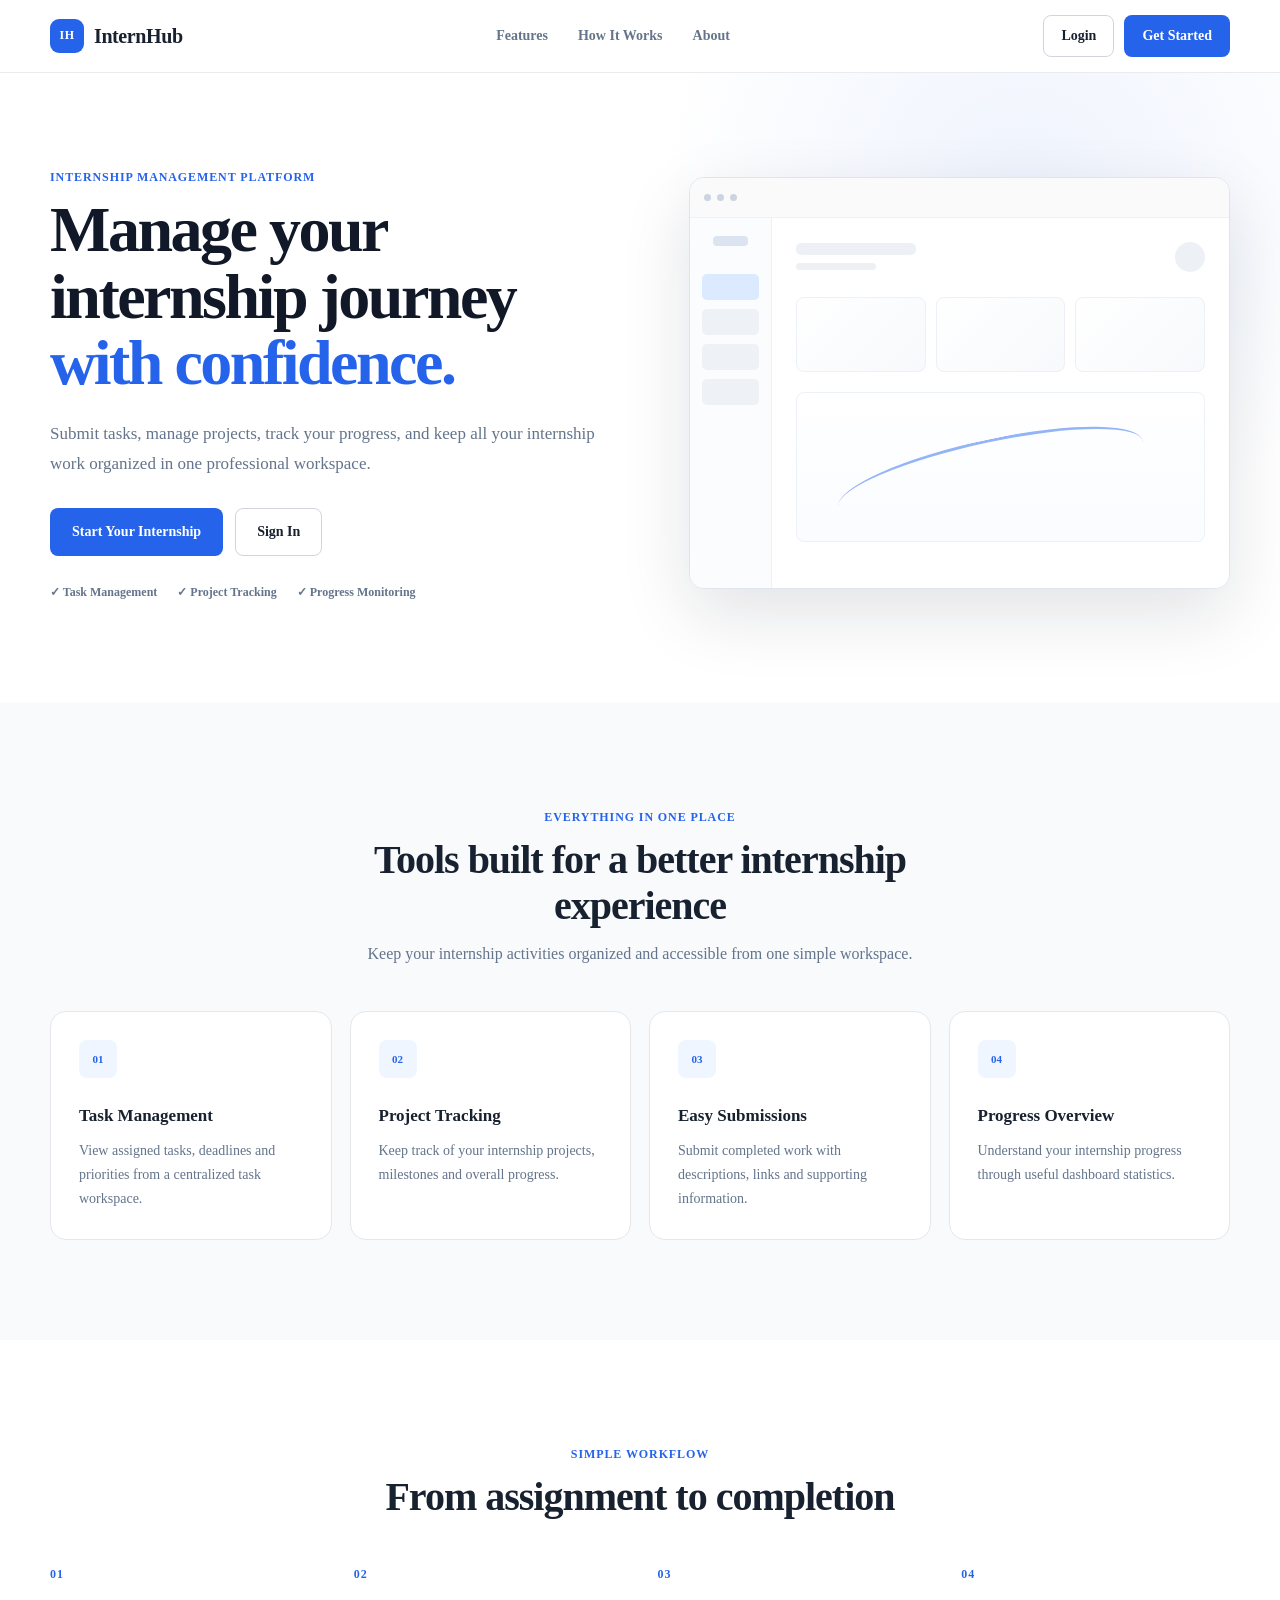
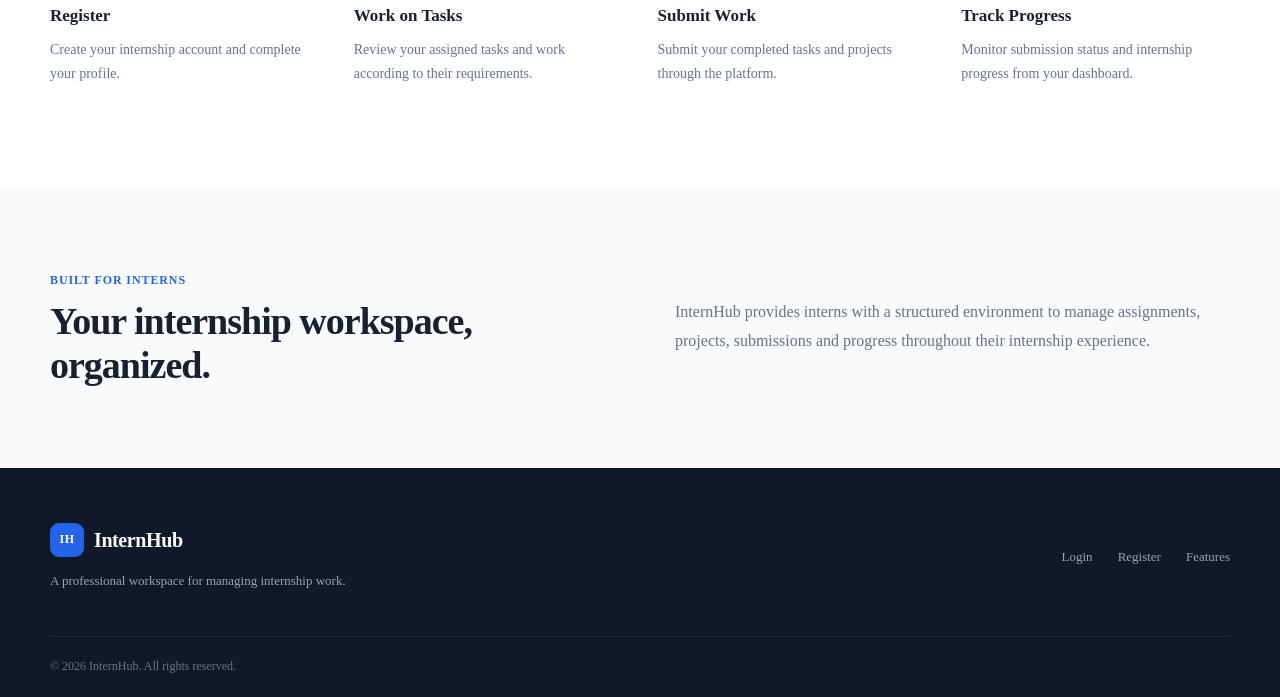
<file: index.html>
<!DOCTYPE html>
<html lang="en">
<head>
    <meta charset="UTF-8">
    <meta name="viewport" content="width=device-width, initial-scale=1.0">

    <title>InternHub | Internship Management Platform</title>

    <link rel="stylesheet" href="css/style.css">
    <link rel="stylesheet" href="css/responsive.css">
</head>

<body>

    <!-- ================= NAVBAR ================= -->
    <header class="main-header">
        <nav class="navbar container">

            <a href="index.html" class="brand">
                <span class="brand-icon">IH</span>
                <span>InternHub</span>
            </a>

            <div class="nav-links">
                <a href="#features">Features</a>
                <a href="#how-it-works">How It Works</a>
                <a href="#about">About</a>
            </div>

            <div class="nav-actions">
                <a href="login.html" class="btn btn-outline">Login</a>
                <a href="register.html" class="btn btn-primary">Get Started</a>
            </div>

        </nav>
    </header>


    <!-- ================= HERO ================= -->
    <main>

        <section class="hero-section">
            <div class="container hero-content">

                <div class="hero-text">

                    <span class="eyebrow">
                        Internship Management Platform
                    </span>

                    <h1>
                        Manage your internship journey
                        <span>with confidence.</span>
                    </h1>

                    <p>
                        Submit tasks, manage projects, track your progress,
                        and keep all your internship work organized in one
                        professional workspace.
                    </p>

                    <div class="hero-actions">
                        <a href="register.html" class="btn btn-primary btn-large">
                            Start Your Internship
                        </a>

                        <a href="login.html" class="btn btn-outline btn-large">
                            Sign In
                        </a>
                    </div>

                    <div class="hero-trust">
                        <span>✓ Task Management</span>
                        <span>✓ Project Tracking</span>
                        <span>✓ Progress Monitoring</span>
                    </div>

                </div>


                <div class="hero-dashboard-preview">

                    <div class="preview-window">

                        <div class="preview-topbar">
                            <span></span>
                            <span></span>
                            <span></span>
                        </div>

                        <div class="preview-content">

                            <div class="preview-sidebar">
                                <div class="preview-logo"></div>
                                <div class="preview-menu active"></div>
                                <div class="preview-menu"></div>
                                <div class="preview-menu"></div>
                                <div class="preview-menu"></div>
                            </div>

                            <div class="preview-main">

                                <div class="preview-heading">
                                    <div>
                                        <div class="skeleton title"></div>
                                        <div class="skeleton text"></div>
                                    </div>
                                    <div class="skeleton avatar"></div>
                                </div>

                                <div class="preview-stats">
                                    <div class="preview-card"></div>
                                    <div class="preview-card"></div>
                                    <div class="preview-card"></div>
                                </div>

                                <div class="preview-chart">
                                    <div class="chart-line"></div>
                                </div>

                            </div>

                        </div>

                    </div>

                </div>

            </div>
        </section>


        <!-- ================= FEATURES ================= -->
        <section class="features-section" id="features">

            <div class="container">

                <div class="section-heading">
                    <span class="eyebrow">Everything in one place</span>

                    <h2>
                        Tools built for a better internship experience
                    </h2>

                    <p>
                        Keep your internship activities organized and
                        accessible from one simple workspace.
                    </p>
                </div>


                <div class="features-grid">

                    <article class="feature-card">
                        <div class="feature-icon">01</div>
                        <h3>Task Management</h3>
                        <p>
                            View assigned tasks, deadlines and priorities
                            from a centralized task workspace.
                        </p>
                    </article>

                    <article class="feature-card">
                        <div class="feature-icon">02</div>
                        <h3>Project Tracking</h3>
                        <p>
                            Keep track of your internship projects,
                            milestones and overall progress.
                        </p>
                    </article>

                    <article class="feature-card">
                        <div class="feature-icon">03</div>
                        <h3>Easy Submissions</h3>
                        <p>
                            Submit completed work with descriptions,
                            links and supporting information.
                        </p>
                    </article>

                    <article class="feature-card">
                        <div class="feature-icon">04</div>
                        <h3>Progress Overview</h3>
                        <p>
                            Understand your internship progress through
                            useful dashboard statistics.
                        </p>
                    </article>

                </div>

            </div>

        </section>


        <!-- ================= HOW IT WORKS ================= -->
        <section class="process-section" id="how-it-works">

            <div class="container">

                <div class="section-heading">
                    <span class="eyebrow">Simple workflow</span>

                    <h2>
                        From assignment to completion
                    </h2>
                </div>


                <div class="process-grid">

                    <div class="process-step">
                        <span class="step-number">01</span>
                        <h3>Register</h3>
                        <p>
                            Create your internship account and complete
                            your profile.
                        </p>
                    </div>

                    <div class="process-step">
                        <span class="step-number">02</span>
                        <h3>Work on Tasks</h3>
                        <p>
                            Review your assigned tasks and work according
                            to their requirements.
                        </p>
                    </div>

                    <div class="process-step">
                        <span class="step-number">03</span>
                        <h3>Submit Work</h3>
                        <p>
                            Submit your completed tasks and projects
                            through the platform.
                        </p>
                    </div>

                    <div class="process-step">
                        <span class="step-number">04</span>
                        <h3>Track Progress</h3>
                        <p>
                            Monitor submission status and internship
                            progress from your dashboard.
                        </p>
                    </div>

                </div>

            </div>

        </section>


        <!-- ================= ABOUT ================= -->
        <section class="about-section" id="about">

            <div class="container about-content">

                <div>
                    <span class="eyebrow">Built for interns</span>

                    <h2>
                        Your internship workspace,
                        organized.
                    </h2>
                </div>

                <div>
                    <p>
                        InternHub provides interns with a structured
                        environment to manage assignments, projects,
                        submissions and progress throughout their
                        internship experience.
                    </p>
                </div>

            </div>

        </section>

    </main>


    <!-- ================= FOOTER ================= -->
    <footer class="main-footer">

        <div class="container footer-content">

            <div>
                <a href="index.html" class="brand">
                    <span class="brand-icon">IH</span>
                    <span>InternHub</span>
                </a>

                <p>
                    A professional workspace for managing internship work.
                </p>
            </div>

            <div class="footer-links">
                <a href="login.html">Login</a>
                <a href="register.html">Register</a>
                <a href="#features">Features</a>
            </div>

        </div>

        <div class="container footer-bottom">
            <p>
                © 2026 InternHub. All rights reserved.
            </p>
        </div>

    </footer>


    <script src="js/app.js"></script>

</body>
</html>
</file>
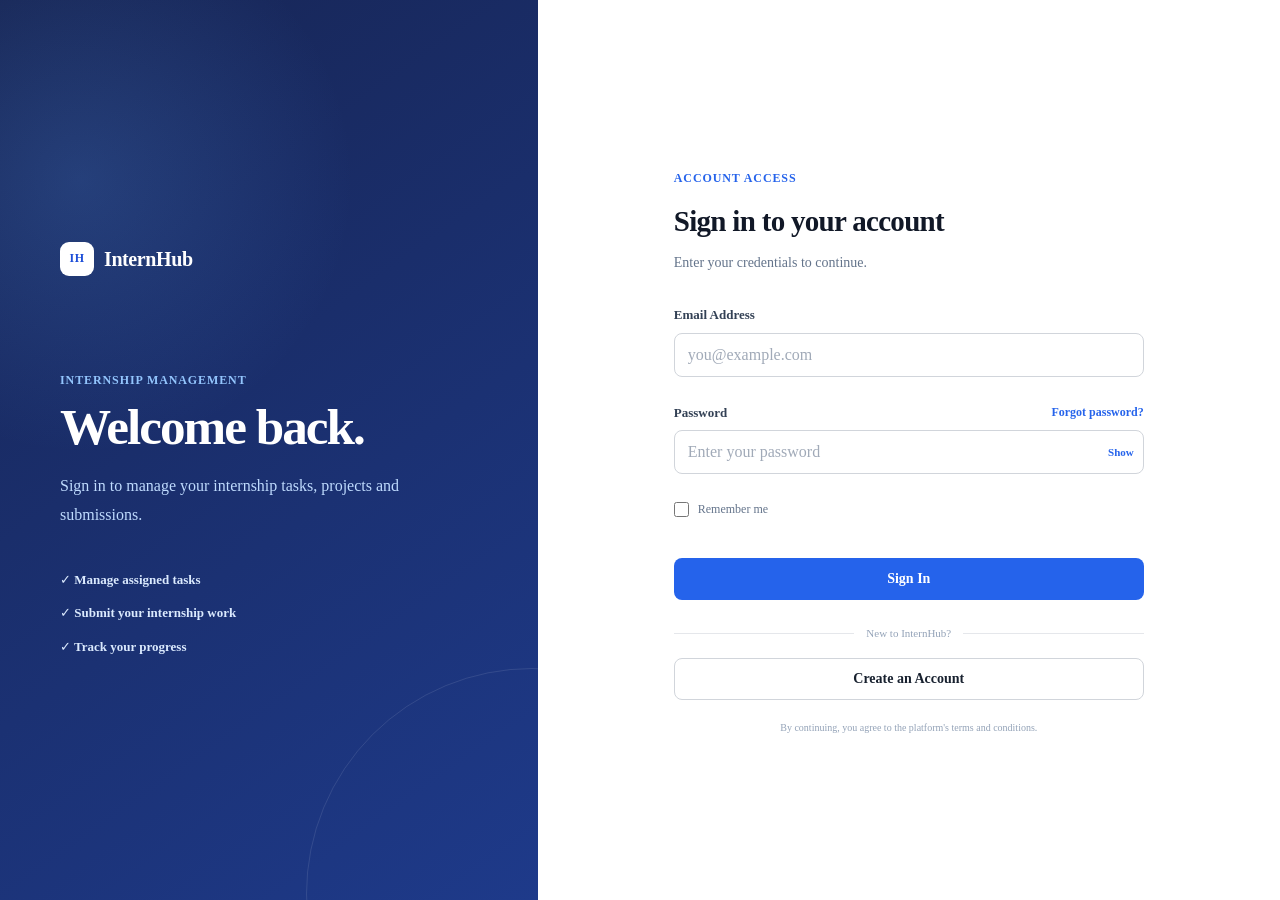
<file: dashboard.html>
<!DOCTYPE html>
<html lang="en">
<head>
    <meta charset="UTF-8">
    <meta
        name="viewport"
        content="width=device-width, initial-scale=1.0"
    >

    <title>Dashboard | InternHub</title>

    <link rel="stylesheet" href="css/style.css">
    <link rel="stylesheet" href="css/dashboard.css">
    <link rel="stylesheet" href="css/responsive.css">
</head>

<body class="app-page">

    <!-- ================= SIDEBAR ================= -->

    <aside class="sidebar" id="sidebar">

        <div class="sidebar-header">

            <a href="dashboard.html" class="brand">
                <span class="brand-icon">IH</span>
                <span>InternHub</span>
            </a>

            <button
                class="sidebar-close"
                id="sidebarClose"
                type="button"
            >
                ×
            </button>

        </div>


        <div class="sidebar-profile">

            <div class="user-avatar">
                JD
            </div>

            <div class="sidebar-user-info">

                <strong id="sidebarUserName">
                    John Doe
                </strong>

                <span>
                    Intern
                </span>

            </div>

        </div>


        <nav class="sidebar-nav">

            <span class="nav-section-title">
                Workspace
            </span>

            <a
                href="dashboard.html"
                class="sidebar-link active"
            >
                <span class="nav-icon">D</span>
                <span>Dashboard</span>
            </a>

            <a
                href="tasks.html"
                class="sidebar-link"
            >
                <span class="nav-icon">T</span>
                <span>My Tasks</span>
                <span class="nav-count">4</span>
            </a>

            <a
                href="projects.html"
                class="sidebar-link"
            >
                <span class="nav-icon">P</span>
                <span>Projects</span>
            </a>

            <a
                href="submissions.html"
                class="sidebar-link"
            >
                <span class="nav-icon">S</span>
                <span>Submissions</span>
            </a>


            <span class="nav-section-title">
                Account
            </span>

            <a
                href="profile.html"
                class="sidebar-link"
            >
                <span class="nav-icon">U</span>
                <span>My Profile</span>
            </a>

        </nav>


        <div class="sidebar-footer">

            <button
                type="button"
                class="sidebar-link logout-button"
                id="logoutButton"
            >
                <span class="nav-icon">↪</span>
                <span>Logout</span>
            </button>

        </div>

    </aside>


    <!-- ================= MAIN ================= -->

    <div class="app-wrapper">

        <header class="app-header">

            <button
                type="button"
                class="mobile-menu-button"
                id="sidebarOpen"
            >
                ☰
            </button>


            <div class="header-title">

                <span class="breadcrumb">
                    Workspace / Dashboard
                </span>

                <h1>Dashboard</h1>

            </div>


            <div class="header-actions">

                <button
                    type="button"
                    class="header-icon-button"
                    id="notificationButton"
                    aria-label="Notifications"
                >
                    N
                    <span class="notification-dot"></span>
                </button>


                <a
                    href="profile.html"
                    class="header-user"
                >

                    <div class="user-avatar small">
                        JD
                    </div>

                    <div>
                        <strong>John Doe</strong>
                        <span>Intern</span>
                    </div>

                </a>

            </div>

        </header>


        <main class="dashboard-main">

            <!-- Welcome -->
            <section class="welcome-section">

                <div>

                    <span class="eyebrow">
                        Overview
                    </span>

                    <h2>
                        Welcome back, John
                    </h2>

                    <p>
                        Here's what's happening with your internship today.
                    </p>

                </div>

                <a
                    href="submit-task.html"
                    class="btn btn-primary"
                >
                    + Submit Work
                </a>

            </section>


            <!-- Statistics -->
            <section class="stats-grid">

                <article class="stat-card">

                    <div class="stat-card-top">
                        <span class="stat-label">
                            Total Tasks
                        </span>

                        <span class="stat-icon">
                            T
                        </span>
                    </div>

                    <strong
                        class="stat-value"
                        id="totalTasks"
                    >
                        12
                    </strong>

                    <span class="stat-meta positive">
                        8 completed
                    </span>

                </article>


                <article class="stat-card">

                    <div class="stat-card-top">
                        <span class="stat-label">
                            In Progress
                        </span>

                        <span class="stat-icon">
                            P
                        </span>
                    </div>

                    <strong
                        class="stat-value"
                        id="activeTasks"
                    >
                        3
                    </strong>

                    <span class="stat-meta">
                        Currently active
                    </span>

                </article>


                <article class="stat-card">

                    <div class="stat-card-top">
                        <span class="stat-label">
                            Submissions
                        </span>

                        <span class="stat-icon">
                            S
                        </span>
                    </div>

                    <strong
                        class="stat-value"
                        id="totalSubmissions"
                    >
                        9
                    </strong>

                    <span class="stat-meta">
                        2 under review
                    </span>

                </article>


                <article class="stat-card">

                    <div class="stat-card-top">
                        <span class="stat-label">
                            Completion
                        </span>

                        <span class="stat-icon">
                            %
                        </span>
                    </div>

                    <strong
                        class="stat-value"
                        id="completionRate"
                    >
                        72%
                    </strong>

                    <span class="stat-meta positive">
                        +8% this month
                    </span>

                </article>

            </section>


            <!-- Dashboard Grid -->
            <section class="dashboard-grid">

                <!-- Recent Tasks -->
                <div class="dashboard-card large-card">

                    <div class="card-header">

                        <div>
                            <h3>Recent Tasks</h3>
                            <p>Your latest assigned tasks</p>
                        </div>

                        <a href="tasks.html" class="text-link">
                            View All
                        </a>

                    </div>


                    <div class="task-list">

                        <article class="task-row">

                            <div class="task-status status-progress"></div>

                            <div class="task-info">

                                <h4>
                                    Build responsive landing page
                                </h4>

                                <span>
                                    Frontend Development
                                </span>

                            </div>

                            <span class="badge badge-warning">
                                In Progress
                            </span>

                            <span class="task-date">
                                Oct 08
                            </span>

                        </article>


                        <article class="task-row">

                            <div class="task-status status-pending"></div>

                            <div class="task-info">

                                <h4>
                                    Create API documentation
                                </h4>

                                <span>
                                    Documentation
                                </span>

                            </div>

                            <span class="badge badge-neutral">
                                Pending
                            </span>

                            <span class="task-date">
                                Oct 10
                            </span>

                        </article>


                        <article class="task-row">

                            <div class="task-status status-completed"></div>

                            <div class="task-info">

                                <h4>
                                    Setup project repository
                                </h4>

                                <span>
                                    Development
                                </span>

                            </div>

                            <span class="badge badge-success">
                                Completed
                            </span>

                            <span class="task-date">
                                Oct 03
                            </span>

                        </article>

                    </div>

                </div>


                <!-- Progress -->
                <div class="dashboard-card">

                    <div class="card-header">

                        <div>
                            <h3>Internship Progress</h3>
                            <p>Overall completion</p>
                        </div>

                    </div>


                    <div class="progress-overview">

                        <div class="progress-circle">
                            <span>72%</span>
                        </div>

                        <h4>
                            Good progress!
                        </h4>

                        <p>
                            Keep completing your tasks to reach
                            your internship goals.
                        </p>

                    </div>

                </div>


                <!-- Recent Submissions -->
                <div class="dashboard-card large-card">

                    <div class="card-header">

                        <div>
                            <h3>Recent Submissions</h3>
                            <p>Your latest submitted work</p>
                        </div>

                        <a
                            href="submissions.html"
                            class="text-link"
                        >
                            View All
                        </a>

                    </div>


                    <div class="submission-table-wrapper">

                        <table class="data-table">

                            <thead>

                                <tr>
                                    <th>Submission</th>
                                    <th>Submitted</th>
                                    <th>Status</th>
                                </tr>

                            </thead>

                            <tbody>

                                <tr>
                                    <td>
                                        <strong>
                                            Portfolio Website
                                        </strong>
                                        <span>
                                            Project
                                        </span>
                                    </td>

                                    <td>
                                        Oct 04, 2026
                                    </td>

                                    <td>
                                        <span class="badge badge-success">
                                            Approved
                                        </span>
                                    </td>
                                </tr>


                                <tr>
                                    <td>
                                        <strong>
                                            Login UI
                                        </strong>
                                        <span>
                                            Task
                                        </span>
                                    </td>

                                    <td>
                                        Oct 03, 2026
                                    </td>

                                    <td>
                                        <span class="badge badge-warning">
                                            Under Review
                                        </span>
                                    </td>
                                </tr>

                            </tbody>

                        </table>

                    </div>

                </div>


                <!-- Upcoming -->
                <div class="dashboard-card">

                    <div class="card-header">

                        <div>
                            <h3>Upcoming Deadlines</h3>
                            <p>Don't miss your tasks</p>
                        </div>

                    </div>


                    <div class="deadline-list">

                        <div class="deadline-item">

                            <div>
                                <strong>
                                    API Documentation
                                </strong>

                                <span>
                                    Documentation
                                </span>
                            </div>

                            <time>
                                Oct 10
                            </time>

                        </div>


                        <div class="deadline-item">

                            <div>
                                <strong>
                                    Dashboard Module
                                </strong>

                                <span>
                                    Frontend
                                </span>
                            </div>

                            <time>
                                Oct 12
                            </time>

                        </div>


                        <div class="deadline-item">

                            <div>
                                <strong>
                                    Final Project
                                </strong>

                                <span>
                                    Capstone
                                </span>
                            </div>

                            <time>
                                Oct 20
                            </time>

                        </div>

                    </div>

                </div>

            </section>

        </main>

    </div>


    <script src="js/app.js"></script>
    <script src="js/dashboard.js"></script>

</body>
</html>
</file>
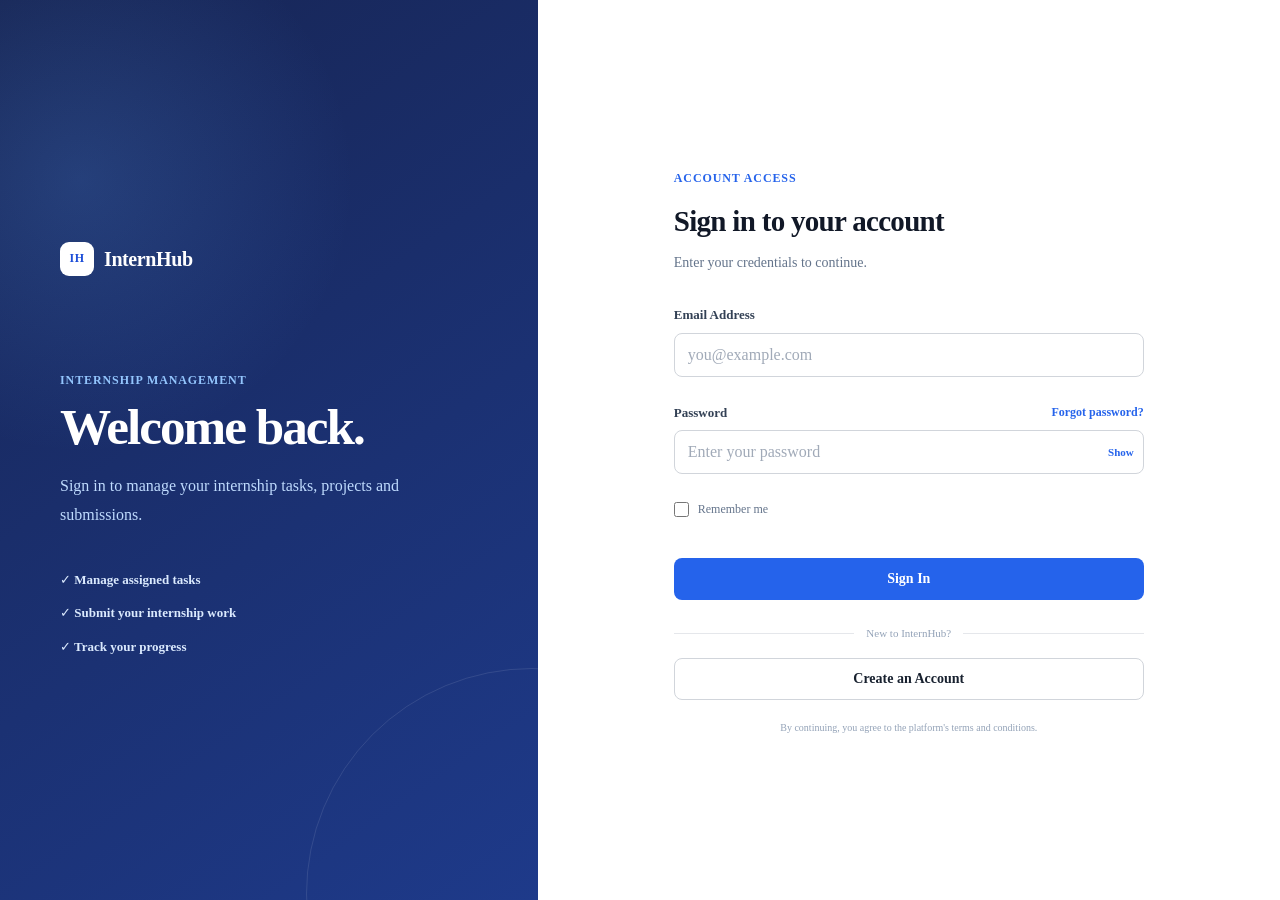
<file: login.html>
<!DOCTYPE html>
<html lang="en">
<head>
    <meta charset="UTF-8">
    <meta name="viewport" content="width=device-width, initial-scale=1.0">

    <title>Login | InternHub</title>

    <link rel="stylesheet" href="css/style.css">
    <link rel="stylesheet" href="css/auth.css">
    <link rel="stylesheet" href="css/responsive.css">
</head>

<body class="auth-page">

    <main class="auth-layout">

        <!-- LEFT SIDE -->
        <section class="auth-brand-panel">

            <div class="auth-brand-content">

                <a href="index.html" class="brand">
                    <span class="brand-icon">IH</span>
                    <span>InternHub</span>
                </a>

                <div class="auth-intro">

                    <span class="eyebrow">
                        Internship Management
                    </span>

                    <h1>
                        Welcome back.
                    </h1>

                    <p>
                        Sign in to manage your internship tasks,
                        projects and submissions.
                    </p>

                </div>

                <div class="auth-benefits">
                    <div>✓ Manage assigned tasks</div>
                    <div>✓ Submit your internship work</div>
                    <div>✓ Track your progress</div>
                </div>

            </div>

        </section>


        <!-- RIGHT SIDE -->
        <section class="auth-form-panel">

            <div class="auth-form-wrapper">

                <div class="mobile-auth-brand">
                    <a href="index.html" class="brand">
                        <span class="brand-icon">IH</span>
                        <span>InternHub</span>
                    </a>
                </div>

                <div class="form-heading">

                    <span class="eyebrow">
                        Account Access
                    </span>

                    <h2>Sign in to your account</h2>

                    <p>
                        Enter your credentials to continue.
                    </p>

                </div>


                <form id="loginForm" class="auth-form">

                    <div class="form-group">

                        <label for="loginEmail">
                            Email Address
                        </label>

                        <input
                            type="email"
                            id="loginEmail"
                            name="email"
                            placeholder="you@example.com"
                            autocomplete="email"
                            required
                        >

                        <small class="form-error" id="loginEmailError"></small>

                    </div>


                    <div class="form-group">

                        <div class="form-label-row">

                            <label for="loginPassword">
                                Password
                            </label>

                            <a href="#" class="forgot-link">
                                Forgot password?
                            </a>

                        </div>

                        <div class="password-field">

                            <input
                                type="password"
                                id="loginPassword"
                                name="password"
                                placeholder="Enter your password"
                                autocomplete="current-password"
                                required
                            >

                            <button
                                type="button"
                                class="password-toggle"
                                data-target="loginPassword"
                                aria-label="Show password"
                            >
                                Show
                            </button>

                        </div>

                        <small class="form-error" id="loginPasswordError"></small>

                    </div>


                    <div class="form-options">

                        <label class="checkbox-label">

                            <input
                                type="checkbox"
                                id="rememberMe"
                            >

                            <span>Remember me</span>

                        </label>

                    </div>


                    <div id="loginMessage" class="form-message"></div>


                    <button
                        type="submit"
                        class="btn btn-primary btn-full"
                    >
                        Sign In
                    </button>

                </form>


                <div class="auth-divider">
                    <span>New to InternHub?</span>
                </div>


                <a
                    href="register.html"
                    class="btn btn-outline btn-full"
                >
                    Create an Account
                </a>


                <p class="auth-terms">
                    By continuing, you agree to the platform's
                    terms and conditions.
                </p>

            </div>

        </section>

    </main>


    <script src="js/app.js"></script>
    <script src="js/auth.js"></script>

</body>
</html>
</file>
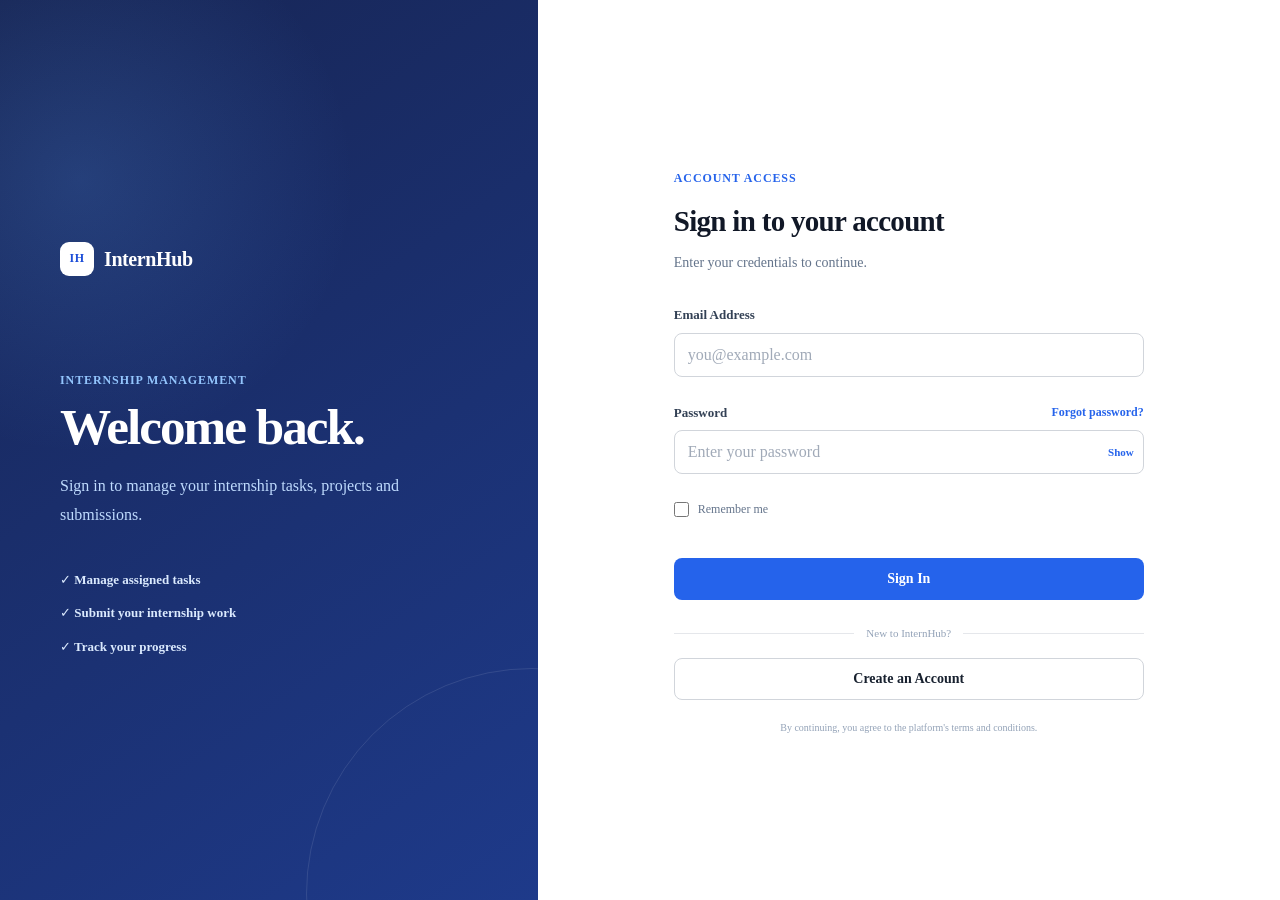
<file: profile.html>
<!DOCTYPE html>
<html lang="en">

<head>

    <meta charset="UTF-8">

    <meta
        name="viewport"
        content="width=device-width, initial-scale=1.0"
    >

    <title>My Profile | InternHub</title>

    <link rel="stylesheet" href="css/style.css">
    <link rel="stylesheet" href="css/dashboard.css">
    <link rel="stylesheet" href="css/tasks.css">
    <link rel="stylesheet" href="css/responsive.css">

</head>


<body class="app-page">

    <aside class="sidebar" id="sidebar">

        <div class="sidebar-header">

            <a href="dashboard.html" class="brand">
                <span class="brand-icon">IH</span>
                <span>InternHub</span>
            </a>

            <button
                class="sidebar-close"
                id="sidebarClose"
                type="button"
            >
                ×
            </button>

        </div>


        <div class="sidebar-profile">

            <div class="user-avatar">
                JD
            </div>

            <div class="sidebar-user-info">
                <strong>John Doe</strong>
                <span>Intern</span>
            </div>

        </div>


        <nav class="sidebar-nav">

            <span class="nav-section-title">
                Workspace
            </span>

            <a href="dashboard.html" class="sidebar-link">
                <span class="nav-icon">D</span>
                <span>Dashboard</span>
            </a>

            <a href="tasks.html" class="sidebar-link">
                <span class="nav-icon">T</span>
                <span>My Tasks</span>
            </a>

            <a href="projects.html" class="sidebar-link">
                <span class="nav-icon">P</span>
                <span>Projects</span>
            </a>

            <a href="submissions.html" class="sidebar-link">
                <span class="nav-icon">S</span>
                <span>Submissions</span>
            </a>

            <span class="nav-section-title">
                Account
            </span>

            <a href="profile.html" class="sidebar-link active">
                <span class="nav-icon">U</span>
                <span>My Profile</span>
            </a>

        </nav>


        <div class="sidebar-footer">

            <button
                type="button"
                class="sidebar-link logout-button"
                id="logoutButton"
            >
                <span class="nav-icon">↪</span>
                <span>Logout</span>
            </button>

        </div>

    </aside>


    <div class="app-wrapper">

        <header class="app-header">

            <button
                type="button"
                class="mobile-menu-button"
                id="sidebarOpen"
            >
                ☰
            </button>

            <div class="header-title">

                <span class="breadcrumb">
                    Account / Profile
                </span>

                <h1>My Profile</h1>

            </div>

        </header>


        <main class="page-main">

            <section class="page-header">

                <div>

                    <span class="eyebrow">
                        Account Settings
                    </span>

                    <h2>
                        Profile & Personal Information
                    </h2>

                    <p>
                        Manage your personal and internship information.
                    </p>

                </div>

            </section>


            <div class="profile-layout">

                <!-- Profile Card -->
                <aside class="profile-summary dashboard-card">

                    <div class="profile-avatar">
                        JD
                    </div>

                    <h3>
                        John Doe
                    </h3>

                    <p>
                        Frontend Development Intern
                    </p>

                    <span class="profile-status">
                        Active Intern
                    </span>


                    <div class="profile-stats">

                        <div>
                            <strong>12</strong>
                            <span>Tasks</span>
                        </div>

                        <div>
                            <strong>9</strong>
                            <span>Submissions</span>
                        </div>

                        <div>
                            <strong>72%</strong>
                            <span>Progress</span>
                        </div>

                    </div>

                </aside>


                <!-- Profile Form -->
                <section class="dashboard-card">

                    <div class="card-header">

                        <div>

                            <h3>
                                Personal Information
                            </h3>

                            <p>
                                Update your profile information below.
                            </p>

                        </div>

                    </div>


                    <form
                        id="profileForm"
                        class="professional-form"
                    >

                        <div class="form-grid">

                            <div class="form-group">

                                <label for="profileFirstName">
                                    First Name
                                </label>

                                <input
                                    type="text"
                                    id="profileFirstName"
                                    value="John"
                                    required
                                >

                            </div>


                            <div class="form-group">

                                <label for="profileLastName">
                                    Last Name
                                </label>

                                <input
                                    type="text"
                                    id="profileLastName"
                                    value="Doe"
                                    required
                                >

                            </div>

                        </div>


                        <div class="form-group">

                            <label for="profileEmail">
                                Email Address
                            </label>

                            <input
                                type="email"
                                id="profileEmail"
                                value="john.doe@example.com"
                                required
                            >

                        </div>


                        <div class="form-group">

                            <label for="profilePhone">
                                Phone Number
                            </label>

                            <input
                                type="tel"
                                id="profilePhone"
                                value="+92 300 1234567"
                            >

                        </div>


                        <div class="form-group">

                            <label for="profileInstitution">
                                Institution / University
                            </label>

                            <input
                                type="text"
                                id="profileInstitution"
                                value="University of Technology"
                            >

                        </div>


                        <div class="form-grid">

                            <div class="form-group">

                                <label for="profileField">
                                    Field of Study
                                </label>

                                <select id="profileField">

                                    <option selected>
                                        Software Engineering
                                    </option>

                                    <option>
                                        Computer Science
                                    </option>

                                    <option>
                                        Information Technology
                                    </option>

                                    <option>
                                        Data Science
                                    </option>

                                    <option>
                                        Business
                                    </option>

                                </select>

                            </div>


                            <div class="form-group">

                                <label for="profileRole">
                                    Internship Role
                                </label>

                                <input
                                    type="text"
                                    id="profileRole"
                                    value="Frontend Development Intern"
                                >

                            </div>

                        </div>


                        <div class="form-group">

                            <label for="profileBio">
                                About Me
                            </label>

                            <textarea
                                id="profileBio"
                                rows="5"
                                placeholder="Tell us about yourself..."
                            >Passionate frontend development intern focused on building modern and user-friendly web experiences.</textarea>

                        </div>


                        <div
                            id="profileMessage"
                            class="form-message"
                        ></div>


                        <div class="form-actions">

                            <button
                                type="reset"
                                class="btn btn-outline"
                            >
                                Cancel
                            </button>

                            <button
                                type="submit"
                                class="btn btn-primary"
                            >
                                Save Changes
                            </button>

                        </div>

                    </form>

                </section>

            </div>

        </main>

    </div>


    <script src="js/app.js"></script>
    <script src="js/profile.js"></script>

</body>
</html>
</file>
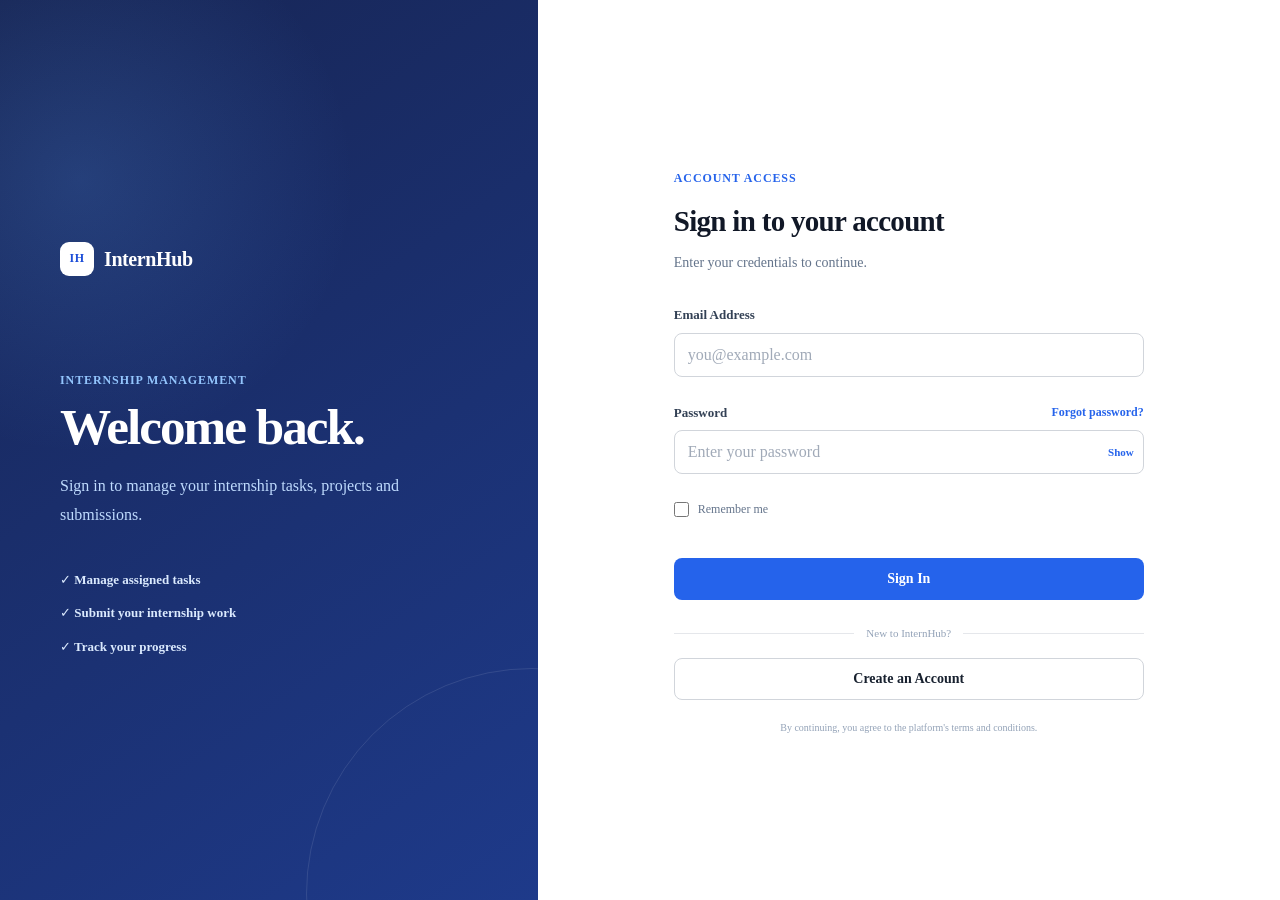
<file: projects.html>
<!DOCTYPE html>
<html lang="en">

<head>

    <meta charset="UTF-8">

    <meta
        name="viewport"
        content="width=device-width, initial-scale=1.0"
    >

    <title>Projects | InternHub</title>

    <link rel="stylesheet" href="css/style.css">
    <link rel="stylesheet" href="css/dashboard.css">
    <link rel="stylesheet" href="css/tasks.css">
    <link rel="stylesheet" href="css/responsive.css">

</head>


<body class="app-page">

    <aside class="sidebar" id="sidebar">

        <div class="sidebar-header">

            <a href="dashboard.html" class="brand">
                <span class="brand-icon">IH</span>
                <span>InternHub</span>
            </a>

            <button
                class="sidebar-close"
                id="sidebarClose"
                type="button"
            >
                ×
            </button>

        </div>


        <div class="sidebar-profile">

            <div class="user-avatar">
                JD
            </div>

            <div class="sidebar-user-info">
                <strong>John Doe</strong>
                <span>Intern</span>
            </div>

        </div>


        <nav class="sidebar-nav">

            <span class="nav-section-title">
                Workspace
            </span>

            <a href="dashboard.html" class="sidebar-link">
                <span class="nav-icon">D</span>
                <span>Dashboard</span>
            </a>

            <a href="tasks.html" class="sidebar-link">
                <span class="nav-icon">T</span>
                <span>My Tasks</span>
            </a>

            <a href="projects.html" class="sidebar-link active">
                <span class="nav-icon">P</span>
                <span>Projects</span>
            </a>

            <a href="submissions.html" class="sidebar-link">
                <span class="nav-icon">S</span>
                <span>Submissions</span>
            </a>

            <span class="nav-section-title">
                Account
            </span>

            <a href="profile.html" class="sidebar-link">
                <span class="nav-icon">U</span>
                <span>My Profile</span>
            </a>

        </nav>


        <div class="sidebar-footer">

            <button
                type="button"
                class="sidebar-link logout-button"
                id="logoutButton"
            >
                <span class="nav-icon">↪</span>
                <span>Logout</span>
            </button>

        </div>

    </aside>


    <div class="app-wrapper">

        <header class="app-header">

            <button
                type="button"
                class="mobile-menu-button"
                id="sidebarOpen"
            >
                ☰
            </button>

            <div class="header-title">

                <span class="breadcrumb">
                    Workspace / Projects
                </span>

                <h1>Projects</h1>

            </div>


            <div class="header-actions">

                <a
                    href="profile.html"
                    class="header-user"
                >

                    <div class="user-avatar small">
                        JD
                    </div>

                    <div>
                        <strong>John Doe</strong>
                        <span>Intern</span>
                    </div>

                </a>

            </div>

        </header>


        <main class="page-main">

            <section class="page-header">

                <div>

                    <span class="eyebrow">
                        Internship Projects
                    </span>

                    <h2>
                        My Projects
                    </h2>

                    <p>
                        Track your assigned and ongoing internship projects.
                    </p>

                </div>

            </section>


            <section class="project-grid">


                <article class="project-card">

                    <div class="project-card-top">

                        <span class="project-type">
                            Frontend
                        </span>

                        <span class="badge badge-warning">
                            In Progress
                        </span>

                    </div>


                    <h3>
                        InternHub Dashboard
                    </h3>

                    <p>
                        Build a professional internship management
                        dashboard with responsive frontend functionality.
                    </p>


                    <div class="project-progress">

                        <div class="progress-label">

                            <span>
                                Progress
                            </span>

                            <strong>
                                72%
                            </strong>

                        </div>

                        <div class="progress-bar">
                            <span style="width: 72%;"></span>
                        </div>

                    </div>


                    <div class="project-meta">

                        <span>
                            Started Oct 01, 2026
                        </span>

                        <span>
                            Due Oct 20, 2026
                        </span>

                    </div>


                    <a
                        href="submissions.html"
                        class="btn btn-outline btn-small"
                    >
                        View Project
                    </a>

                </article>


                <article class="project-card">

                    <div class="project-card-top">

                        <span class="project-type">
                            Development
                        </span>

                        <span class="badge badge-success">
                            Completed
                        </span>

                    </div>


                    <h3>
                        Portfolio Website
                    </h3>

                    <p>
                        Create a responsive personal portfolio website
                        showcasing projects and technical skills.
                    </p>


                    <div class="project-progress">

                        <div class="progress-label">

                            <span>
                                Progress
                            </span>

                            <strong>
                                100%
                            </strong>

                        </div>

                        <div class="progress-bar">
                            <span style="width: 100%;"></span>
                        </div>

                    </div>


                    <div class="project-meta">

                        <span>
                            Started Sep 15, 2026
                        </span>

                        <span>
                            Completed Oct 04, 2026
                        </span>

                    </div>


                    <a
                        href="submissions.html"
                        class="btn btn-outline btn-small"
                    >
                        View Submission
                    </a>

                </article>


                <article class="project-card">

                    <div class="project-card-top">

                        <span class="project-type">
                            Research
                        </span>

                        <span class="badge badge-neutral">
                            Upcoming
                        </span>

                    </div>


                    <h3>
                        Technology Research Report
                    </h3>

                    <p>
                        Research modern frontend development practices
                        and prepare a structured technical report.
                    </p>


                    <div class="project-progress">

                        <div class="progress-label">

                            <span>
                                Progress
                            </span>

                            <strong>
                                15%
                            </strong>

                        </div>

                        <div class="progress-bar">
                            <span style="width: 15%;"></span>
                        </div>

                    </div>


                    <div class="project-meta">

                        <span>
                            Starts Oct 12, 2026
                        </span>

                        <span>
                            Due Oct 25, 2026
                        </span>

                    </div>


                    <a
                        href="tasks.html"
                        class="btn btn-outline btn-small"
                    >
                        View Tasks
                    </a>

                </article>


            </section>

        </main>

    </div>


    <script src="js/app.js"></script>
    <script src="js/projects.js"></script>

</body>
</html>
</file>
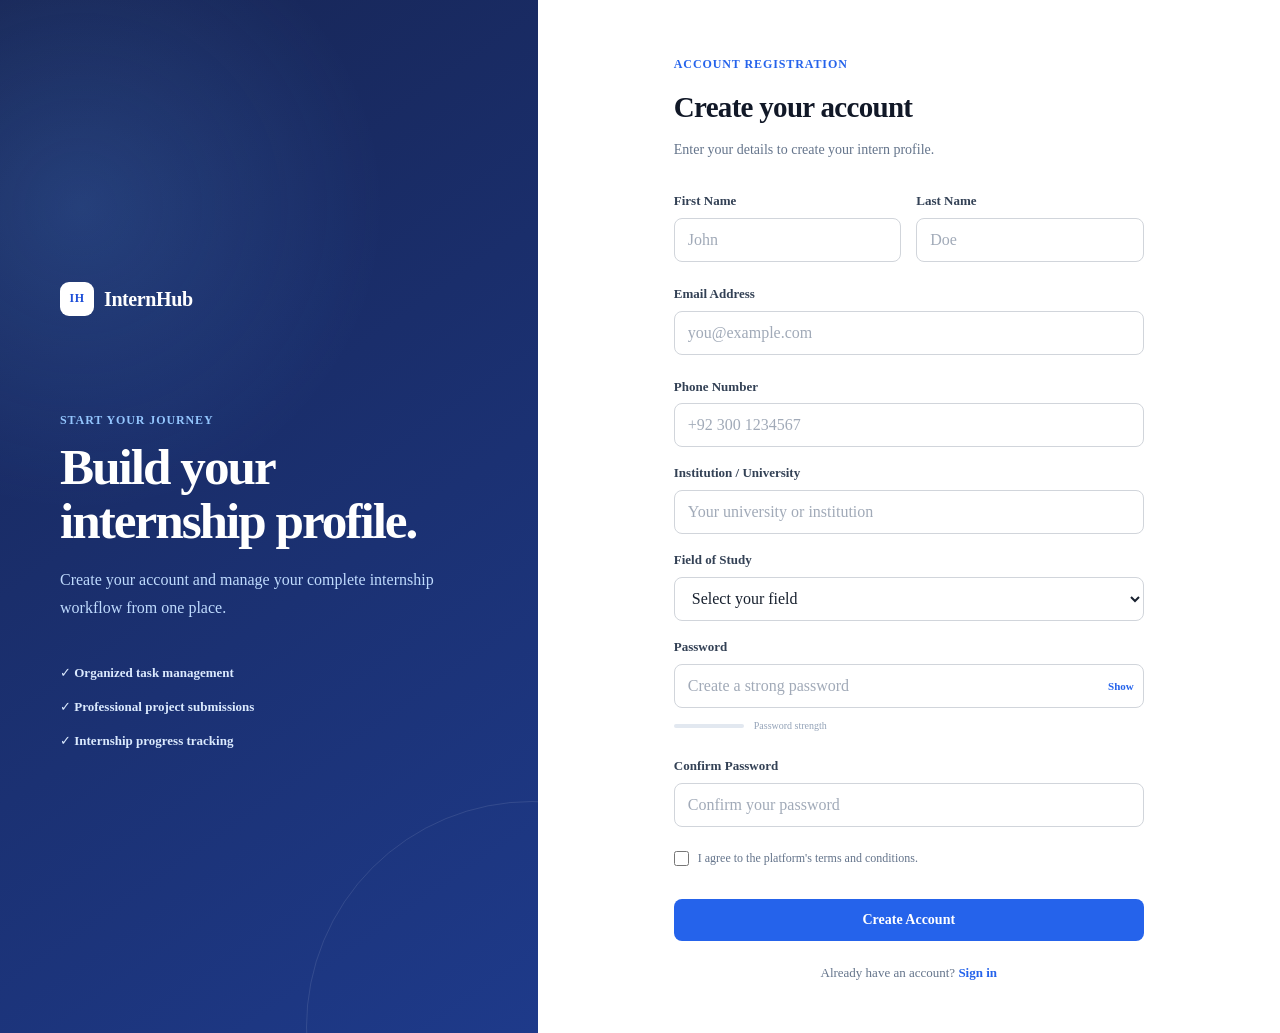
<file: register.html>
<!DOCTYPE html>
<html lang="en">
<head>
    <meta charset="UTF-8">
    <meta name="viewport" content="width=device-width, initial-scale=1.0">

    <title>Create Account | InternHub</title>

    <link rel="stylesheet" href="css/style.css">
    <link rel="stylesheet" href="css/auth.css">
    <link rel="stylesheet" href="css/responsive.css">
</head>

<body class="auth-page">

    <main class="auth-layout">

        <!-- LEFT PANEL -->
        <section class="auth-brand-panel">

            <div class="auth-brand-content">

                <a href="index.html" class="brand">
                    <span class="brand-icon">IH</span>
                    <span>InternHub</span>
                </a>

                <div class="auth-intro">

                    <span class="eyebrow">
                        Start Your Journey
                    </span>

                    <h1>
                        Build your internship profile.
                    </h1>

                    <p>
                        Create your account and manage your complete
                        internship workflow from one place.
                    </p>

                </div>

                <div class="auth-benefits">

                    <div>✓ Organized task management</div>
                    <div>✓ Professional project submissions</div>
                    <div>✓ Internship progress tracking</div>

                </div>

            </div>

        </section>


        <!-- FORM PANEL -->
        <section class="auth-form-panel">

            <div class="auth-form-wrapper">

                <div class="mobile-auth-brand">

                    <a href="index.html" class="brand">
                        <span class="brand-icon">IH</span>
                        <span>InternHub</span>
                    </a>

                </div>


                <div class="form-heading">

                    <span class="eyebrow">
                        Account Registration
                    </span>

                    <h2>Create your account</h2>

                    <p>
                        Enter your details to create your intern profile.
                    </p>

                </div>


                <form id="registerForm" class="auth-form">

                    <div class="form-grid">

                        <div class="form-group">

                            <label for="firstName">
                                First Name
                            </label>

                            <input
                                type="text"
                                id="firstName"
                                name="firstName"
                                placeholder="John"
                                autocomplete="given-name"
                                required
                            >

                            <small
                                class="form-error"
                                id="firstNameError"
                            ></small>

                        </div>


                        <div class="form-group">

                            <label for="lastName">
                                Last Name
                            </label>

                            <input
                                type="text"
                                id="lastName"
                                name="lastName"
                                placeholder="Doe"
                                autocomplete="family-name"
                                required
                            >

                            <small
                                class="form-error"
                                id="lastNameError"
                            ></small>

                        </div>

                    </div>


                    <div class="form-group">

                        <label for="registerEmail">
                            Email Address
                        </label>

                        <input
                            type="email"
                            id="registerEmail"
                            name="email"
                            placeholder="you@example.com"
                            autocomplete="email"
                            required
                        >

                        <small
                            class="form-error"
                            id="registerEmailError"
                        ></small>

                    </div>


                    <div class="form-group">

                        <label for="phone">
                            Phone Number
                        </label>

                        <input
                            type="tel"
                            id="phone"
                            name="phone"
                            placeholder="+92 300 1234567"
                            autocomplete="tel"
                        >

                    </div>


                    <div class="form-group">

                        <label for="institution">
                            Institution / University
                        </label>

                        <input
                            type="text"
                            id="institution"
                            name="institution"
                            placeholder="Your university or institution"
                            required
                        >

                    </div>


                    <div class="form-group">

                        <label for="field">
                            Field of Study
                        </label>

                        <select
                            id="field"
                            name="field"
                            required
                        >

                            <option value="">
                                Select your field
                            </option>

                            <option value="computer-science">
                                Computer Science
                            </option>

                            <option value="software-engineering">
                                Software Engineering
                            </option>

                            <option value="information-technology">
                                Information Technology
                            </option>

                            <option value="data-science">
                                Data Science
                            </option>

                            <option value="business">
                                Business Administration
                            </option>

                            <option value="design">
                                Design
                            </option>

                            <option value="other">
                                Other
                            </option>

                        </select>

                    </div>


                    <div class="form-group">

                        <label for="registerPassword">
                            Password
                        </label>

                        <div class="password-field">

                            <input
                                type="password"
                                id="registerPassword"
                                name="password"
                                placeholder="Create a strong password"
                                autocomplete="new-password"
                                required
                            >

                            <button
                                type="button"
                                class="password-toggle"
                                data-target="registerPassword"
                            >
                                Show
                            </button>

                        </div>

                        <div class="password-strength">
                            <div class="strength-bar"></div>
                            <span class="strength-text">
                                Password strength
                            </span>
                        </div>

                        <small
                            class="form-error"
                            id="registerPasswordError"
                        ></small>

                    </div>


                    <div class="form-group">

                        <label for="confirmPassword">
                            Confirm Password
                        </label>

                        <input
                            type="password"
                            id="confirmPassword"
                            name="confirmPassword"
                            placeholder="Confirm your password"
                            autocomplete="new-password"
                            required
                        >

                        <small
                            class="form-error"
                            id="confirmPasswordError"
                        ></small>

                    </div>


                    <label class="checkbox-label terms-checkbox">

                        <input
                            type="checkbox"
                            id="agreeTerms"
                            required
                        >

                        <span>
                            I agree to the platform's
                            terms and conditions.
                        </span>

                    </label>


                    <div id="registerMessage" class="form-message"></div>


                    <button
                        type="submit"
                        class="btn btn-primary btn-full"
                    >
                        Create Account
                    </button>

                </form>


                <p class="auth-switch">
                    Already have an account?
                    <a href="login.html">Sign in</a>
                </p>

            </div>

        </section>

    </main>


    <script src="js/app.js"></script>
    <script src="js/auth.js"></script>

</body>
</html>
</file>
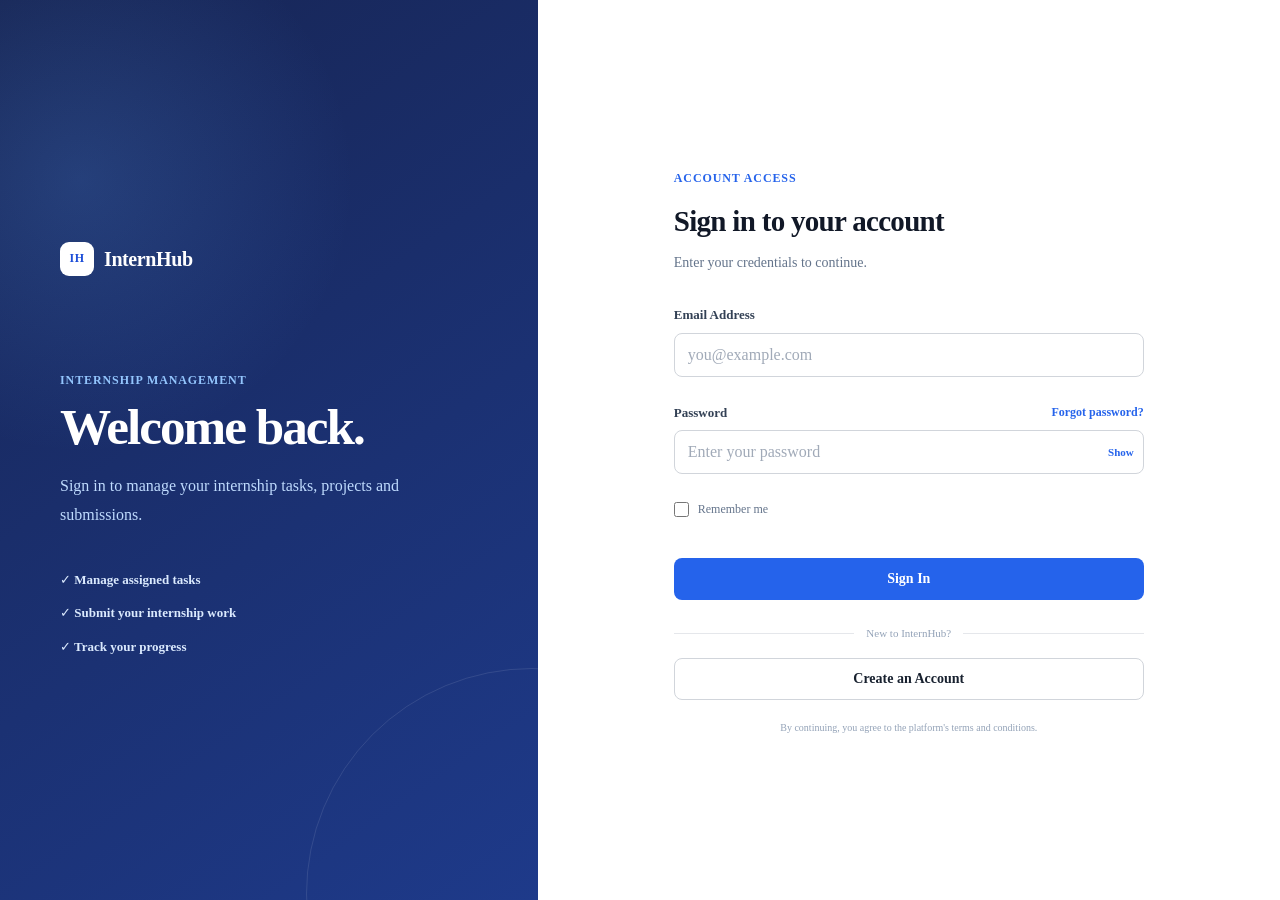
<file: submit-task.html>
<!DOCTYPE html>
<html lang="en">

<head>

    <meta charset="UTF-8">

    <meta
        name="viewport"
        content="width=device-width, initial-scale=1.0"
    >

    <title>Submit Work | InternHub</title>

    <link rel="stylesheet" href="css/style.css">
    <link rel="stylesheet" href="css/dashboard.css">
    <link rel="stylesheet" href="css/tasks.css">
    <link rel="stylesheet" href="css/responsive.css">

</head>


<body class="app-page">

    <aside class="sidebar" id="sidebar">

        <div class="sidebar-header">

            <a href="dashboard.html" class="brand">
                <span class="brand-icon">IH</span>
                <span>InternHub</span>
            </a>

            <button
                class="sidebar-close"
                id="sidebarClose"
                type="button"
            >
                ×
            </button>

        </div>


        <div class="sidebar-profile">

            <div class="user-avatar">
                JD
            </div>

            <div class="sidebar-user-info">
                <strong>John Doe</strong>
                <span>Intern</span>
            </div>

        </div>


        <nav class="sidebar-nav">

            <span class="nav-section-title">
                Workspace
            </span>

            <a href="dashboard.html" class="sidebar-link">
                <span class="nav-icon">D</span>
                <span>Dashboard</span>
            </a>

            <a href="tasks.html" class="sidebar-link active">
                <span class="nav-icon">T</span>
                <span>My Tasks</span>
            </a>

            <a href="projects.html" class="sidebar-link">
                <span class="nav-icon">P</span>
                <span>Projects</span>
            </a>

            <a href="submissions.html" class="sidebar-link">
                <span class="nav-icon">S</span>
                <span>Submissions</span>
            </a>

            <span class="nav-section-title">
                Account
            </span>

            <a href="profile.html" class="sidebar-link">
                <span class="nav-icon">U</span>
                <span>My Profile</span>
            </a>

        </nav>


        <div class="sidebar-footer">

            <button
                type="button"
                class="sidebar-link logout-button"
                id="logoutButton"
            >
                <span class="nav-icon">↪</span>
                <span>Logout</span>
            </button>

        </div>

    </aside>


    <div class="app-wrapper">

        <header class="app-header">

            <button
                type="button"
                class="mobile-menu-button"
                id="sidebarOpen"
            >
                ☰
            </button>

            <div class="header-title">

                <span class="breadcrumb">
                    Tasks / Submit Work
                </span>

                <h1>Submit Work</h1>

            </div>

        </header>


        <main class="page-main">

            <section class="page-header">

                <div>

                    <span class="eyebrow">
                        Work Submission
                    </span>

                    <h2>
                        Submit your completed work
                    </h2>

                    <p>
                        Provide the required details and submit your
                        work for review.
                    </p>

                </div>

            </section>


            <div class="submission-form-layout">

                <section class="dashboard-card">

                    <div class="card-header">

                        <div>
                            <h3>Submission Details</h3>
                            <p>
                                Complete all required information.
                            </p>
                        </div>

                    </div>


                    <form
                        id="taskSubmissionForm"
                        class="professional-form"
                    >

                        <div class="form-group">

                            <label for="submissionTask">
                                Select Task
                            </label>

                            <select
                                id="submissionTask"
                                name="task"
                                required
                            >

                                <option value="">
                                    Select a task
                                </option>

                                <option value="landing-page">
                                    Build responsive landing page
                                </option>

                                <option value="api-documentation">
                                    Create API documentation
                                </option>

                                <option value="dashboard-module">
                                    Dashboard Module
                                </option>

                            </select>

                        </div>


                        <div class="form-group">

                            <label for="submissionTitle">
                                Submission Title
                            </label>

                            <input
                                type="text"
                                id="submissionTitle"
                                name="title"
                                placeholder="Enter submission title"
                                required
                            >

                        </div>


                        <div class="form-group">

                            <label for="submissionDescription">
                                Work Description
                            </label>

                            <textarea
                                id="submissionDescription"
                                name="description"
                                rows="6"
                                placeholder="Describe the work you completed..."
                                required
                            ></textarea>

                        </div>


                        <div class="form-group">

                            <label for="repositoryUrl">
                                Repository / Project URL
                            </label>

                            <input
                                type="url"
                                id="repositoryUrl"
                                name="repositoryUrl"
                                placeholder="https://github.com/username/project"
                            >

                        </div>


                        <div class="form-group">

                            <label for="liveUrl">
                                Live Project URL
                            </label>

                            <input
                                type="url"
                                id="liveUrl"
                                name="liveUrl"
                                placeholder="https://your-project.com"
                            >

                        </div>


                        <div class="form-group">

                            <label for="submissionNotes">
                                Additional Notes
                            </label>

                            <textarea
                                id="submissionNotes"
                                name="notes"
                                rows="4"
                                placeholder="Add any additional information..."
                            ></textarea>

                        </div>


                        <div
                            id="submissionMessage"
                            class="form-message"
                        ></div>


                        <div class="form-actions">

                            <a
                                href="tasks.html"
                                class="btn btn-outline"
                            >
                                Cancel
                            </a>

                            <button
                                type="submit"
                                class="btn btn-primary"
                            >
                                Submit for Review
                            </button>

                        </div>

                    </form>

                </section>


                <aside class="submission-help">

                    <div class="dashboard-card">

                        <div class="card-header">

                            <div>
                                <h3>Submission Guidelines</h3>
                            </div>

                        </div>


                        <ul class="guideline-list">

                            <li>
                                Make sure your work is complete.
                            </li>

                            <li>
                                Provide a clear description of your work.
                            </li>

                            <li>
                                Add a repository URL when applicable.
                            </li>

                            <li>
                                Verify all links before submitting.
                            </li>

                            <li>
                                Submitted work may be reviewed by your
                                supervisor.
                            </li>

                        </ul>

                    </div>

                </aside>

            </div>

        </main>

    </div>


    <script src="js/app.js"></script>
    <script src="js/tasks.js"></script>

</body>
</html>
</file>
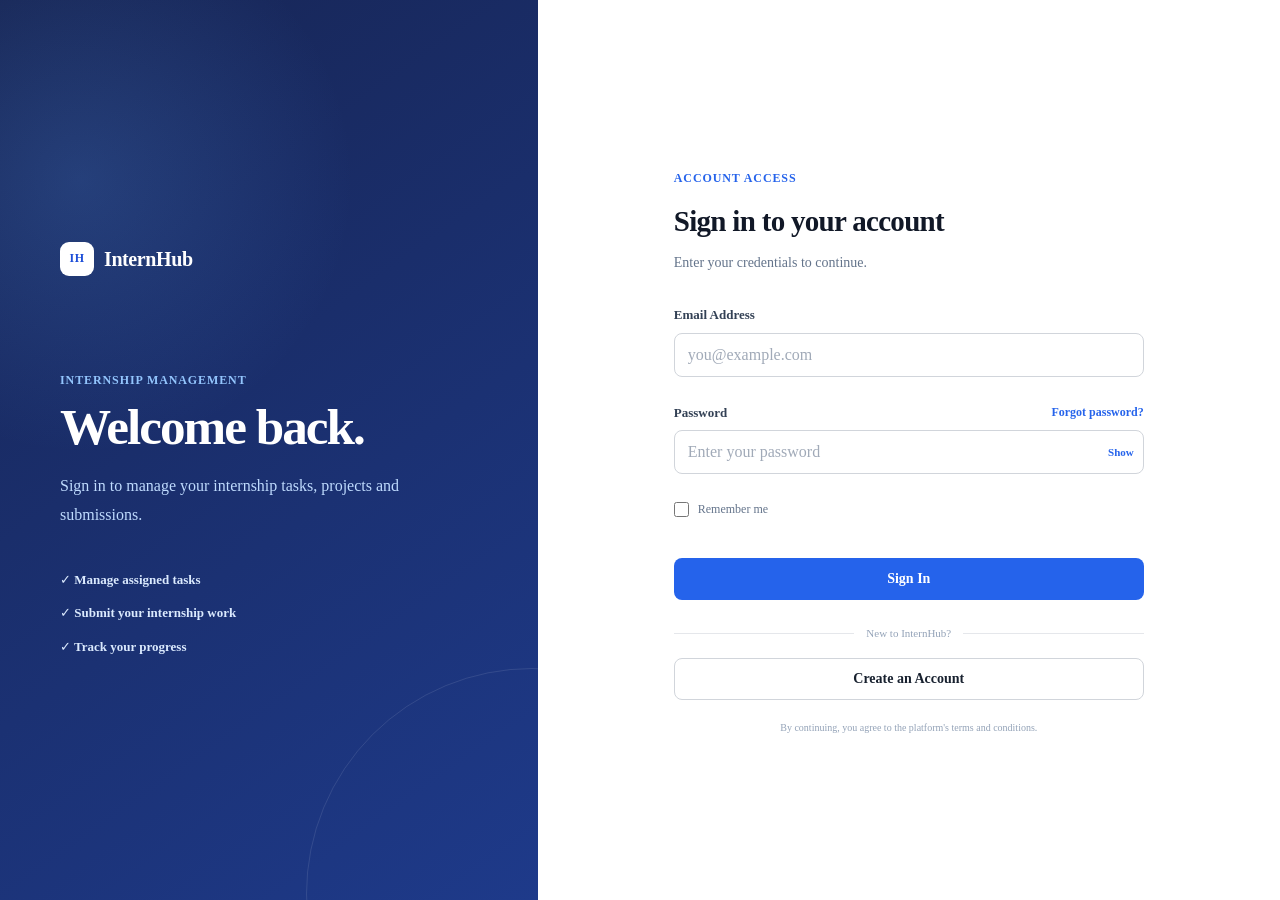
<file: tasks.html>
<!DOCTYPE html>
<html lang="en">

<head>

    <meta charset="UTF-8">

    <meta
        name="viewport"
        content="width=device-width, initial-scale=1.0"
    >

    <title>My Tasks | InternHub</title>

    <link rel="stylesheet" href="css/style.css">
    <link rel="stylesheet" href="css/dashboard.css">
    <link rel="stylesheet" href="css/tasks.css">
    <link rel="stylesheet" href="css/responsive.css">

</head>


<body class="app-page">

    <aside class="sidebar" id="sidebar">

        <div class="sidebar-header">

            <a href="dashboard.html" class="brand">
                <span class="brand-icon">IH</span>
                <span>InternHub</span>
            </a>

            <button
                class="sidebar-close"
                id="sidebarClose"
                type="button"
            >
                ×
            </button>

        </div>


        <div class="sidebar-profile">

            <div class="user-avatar">
                JD
            </div>

            <div class="sidebar-user-info">
                <strong>John Doe</strong>
                <span>Intern</span>
            </div>

        </div>


        <nav class="sidebar-nav">

            <span class="nav-section-title">
                Workspace
            </span>

            <a
                href="dashboard.html"
                class="sidebar-link"
            >
                <span class="nav-icon">D</span>
                <span>Dashboard</span>
            </a>

            <a
                href="tasks.html"
                class="sidebar-link active"
            >
                <span class="nav-icon">T</span>
                <span>My Tasks</span>
                <span class="nav-count">4</span>
            </a>

            <a
                href="projects.html"
                class="sidebar-link"
            >
                <span class="nav-icon">P</span>
                <span>Projects</span>
            </a>

            <a
                href="submissions.html"
                class="sidebar-link"
            >
                <span class="nav-icon">S</span>
                <span>Submissions</span>
            </a>


            <span class="nav-section-title">
                Account
            </span>

            <a
                href="profile.html"
                class="sidebar-link"
            >
                <span class="nav-icon">U</span>
                <span>My Profile</span>
            </a>

        </nav>


        <div class="sidebar-footer">

            <button
                type="button"
                class="sidebar-link logout-button"
                id="logoutButton"
            >
                <span class="nav-icon">↪</span>
                <span>Logout</span>
            </button>

        </div>

    </aside>


    <div class="app-wrapper">

        <header class="app-header">

            <button
                type="button"
                class="mobile-menu-button"
                id="sidebarOpen"
            >
                ☰
            </button>

            <div class="header-title">

                <span class="breadcrumb">
                    Workspace / Tasks
                </span>

                <h1>My Tasks</h1>

            </div>


            <div class="header-actions">

                <button
                    type="button"
                    class="header-icon-button"
                    aria-label="Notifications"
                >
                    N
                    <span class="notification-dot"></span>
                </button>

                <a
                    href="profile.html"
                    class="header-user"
                >

                    <div class="user-avatar small">
                        JD
                    </div>

                    <div>
                        <strong>John Doe</strong>
                        <span>Intern</span>
                    </div>

                </a>

            </div>

        </header>


        <main class="page-main">

            <section class="page-header">

                <div>

                    <span class="eyebrow">
                        Workspace
                    </span>

                    <h2>
                        Assigned Tasks
                    </h2>

                    <p>
                        Review and manage all tasks assigned to you.
                    </p>

                </div>

                <a
                    href="submit-task.html"
                    class="btn btn-primary"
                >
                    + Submit Task
                </a>

            </section>


            <!-- Task Statistics -->
            <section class="task-summary-grid">

                <div class="summary-card">
                    <span>Total Tasks</span>
                    <strong>12</strong>
                </div>

                <div class="summary-card">
                    <span>Pending</span>
                    <strong>2</strong>
                </div>

                <div class="summary-card">
                    <span>In Progress</span>
                    <strong>2</strong>
                </div>

                <div class="summary-card">
                    <span>Completed</span>
                    <strong>8</strong>
                </div>

            </section>


            <!-- Filters -->
            <section class="filter-bar">

                <div class="search-field">

                    <label for="taskSearch" class="sr-only">
                        Search tasks
                    </label>

                    <input
                        type="search"
                        id="taskSearch"
                        placeholder="Search tasks..."
                    >

                </div>


                <select id="taskStatusFilter">

                    <option value="all">
                        All Status
                    </option>

                    <option value="pending">
                        Pending
                    </option>

                    <option value="progress">
                        In Progress
                    </option>

                    <option value="completed">
                        Completed
                    </option>

                </select>


                <select id="taskPriorityFilter">

                    <option value="all">
                        All Priorities
                    </option>

                    <option value="high">
                        High
                    </option>

                    <option value="medium">
                        Medium
                    </option>

                    <option value="low">
                        Low
                    </option>

                </select>

            </section>


            <!-- Tasks -->
            <section class="tasks-container" id="tasksContainer">

                <article
                    class="task-card"
                    data-status="progress"
                    data-priority="high"
                >

                    <div class="task-card-header">

                        <div>

                            <span class="task-category">
                                Frontend Development
                            </span>

                            <h3>
                                Build responsive landing page
                            </h3>

                        </div>

                        <span class="badge badge-warning">
                            In Progress
                        </span>

                    </div>


                    <p class="task-description">
                        Create a responsive landing page following
                        the provided design requirements.
                    </p>


                    <div class="task-meta">

                        <span>
                            Deadline: Oct 08, 2026
                        </span>

                        <span>
                            Priority: High
                        </span>

                    </div>


                    <div class="task-card-footer">

                        <span class="assigned-date">
                            Assigned Oct 01
                        </span>

                        <a
                            href="submit-task.html?task=landing-page"
                            class="btn btn-small btn-primary"
                        >
                            Submit Work
                        </a>

                    </div>

                </article>


                <article
                    class="task-card"
                    data-status="pending"
                    data-priority="medium"
                >

                    <div class="task-card-header">

                        <div>

                            <span class="task-category">
                                Documentation
                            </span>

                            <h3>
                                Create API documentation
                            </h3>

                        </div>

                        <span class="badge badge-neutral">
                            Pending
                        </span>

                    </div>


                    <p class="task-description">
                        Prepare clear technical documentation for
                        the project's API endpoints.
                    </p>


                    <div class="task-meta">

                        <span>
                            Deadline: Oct 10, 2026
                        </span>

                        <span>
                            Priority: Medium
                        </span>

                    </div>


                    <div class="task-card-footer">

                        <span class="assigned-date">
                            Assigned Oct 03
                        </span>

                        <a
                            href="submit-task.html?task=api-documentation"
                            class="btn btn-small btn-outline"
                        >
                            View Task
                        </a>

                    </div>

                </article>


                <article
                    class="task-card"
                    data-status="completed"
                    data-priority="low"
                >

                    <div class="task-card-header">

                        <div>

                            <span class="task-category">
                                Development
                            </span>

                            <h3>
                                Setup project repository
                            </h3>

                        </div>

                        <span class="badge badge-success">
                            Completed
                        </span>

                    </div>


                    <p class="task-description">
                        Initialize the project repository and prepare
                        the basic development environment.
                    </p>


                    <div class="task-meta">

                        <span>
                            Completed: Oct 03, 2026
                        </span>

                        <span>
                            Priority: Low
                        </span>

                    </div>


                    <div class="task-card-footer">

                        <span class="assigned-date">
                            Submitted Oct 03
                        </span>

                        <a
                            href="submissions.html"
                            class="btn btn-small btn-outline"
                        >
                            View Submission
                        </a>

                    </div>

                </article>

            </section>


            <div
                id="emptyTasksState"
                class="empty-state hidden"
            >
                <h3>No tasks found</h3>
                <p>
                    Try changing your search or filter options.
                </p>
            </div>

        </main>

    </div>


    <script src="js/app.js"></script>
    <script src="js/tasks.js"></script>

</body>
</html>
</file>
<file: css/style.css>
/* =========================================================
   INTERNHUB - GLOBAL STYLES
   ========================================================= */

/* ---------- RESET ---------- */

* {
    margin: 0;
    padding: 0;
    box-sizing: border-box;
}

html {
    scroll-behavior: smooth;
}

body {
    font-family:
        Inter,
        -apple-system,
        BlinkMacSystemFont,
        "Segoe UI",
        Roboto,
        Helvetica,
        Arial,
        sans-serif;

    background: #f7f8fa;
    color: #18212f;
    line-height: 1.6;
}

body,
button,
input,
textarea,
select {
    font-family: inherit;
}

button,
input,
textarea,
select {
    font-size: inherit;
}

button {
    cursor: pointer;
}

a {
    color: inherit;
    text-decoration: none;
}

img {
    max-width: 100%;
    display: block;
}


/* ---------- ROOT ---------- */

:root {
    --primary: #2563eb;
    --primary-dark: #1d4ed8;
    --primary-light: #eff6ff;

    --success: #15803d;
    --success-bg: #f0fdf4;

    --warning: #b45309;
    --warning-bg: #fffbeb;

    --danger: #dc2626;
    --danger-bg: #fef2f2;

    --text: #18212f;
    --text-secondary: #64748b;
    --text-muted: #94a3b8;

    --border: #e5e7eb;
    --border-dark: #d1d5db;

    --surface: #ffffff;
    --background: #f7f8fa;

    --sidebar-width: 260px;

    --radius-sm: 6px;
    --radius-md: 10px;
    --radius-lg: 16px;

    --shadow-sm:
        0 1px 2px rgba(15, 23, 42, 0.04);

    --shadow-md:
        0 8px 25px rgba(15, 23, 42, 0.06);

    --transition:
        180ms ease;
}


/* ---------- CONTAINER ---------- */

.container {
    width: min(1180px, calc(100% - 40px));
    margin-inline: auto;
}


/* ---------- BRAND ---------- */

.brand {
    display: inline-flex;
    align-items: center;
    gap: 10px;

    font-size: 20px;
    font-weight: 750;
    letter-spacing: -0.4px;
}

.brand-icon {
    width: 34px;
    height: 34px;

    display: inline-flex;
    align-items: center;
    justify-content: center;

    border-radius: 9px;

    background: var(--primary);
    color: #ffffff;

    font-size: 12px;
    font-weight: 800;
    letter-spacing: 0.5px;
}


/* ---------- BUTTONS ---------- */

.btn {
    min-height: 42px;

    display: inline-flex;
    align-items: center;
    justify-content: center;

    gap: 8px;

    padding: 0 17px;

    border: 1px solid transparent;
    border-radius: 8px;

    font-size: 14px;
    font-weight: 650;

    transition:
        background var(--transition),
        border-color var(--transition),
        color var(--transition),
        transform var(--transition),
        box-shadow var(--transition);
}

.btn:hover {
    transform: translateY(-1px);
}

.btn-primary {
    background: var(--primary);
    color: #ffffff;
}

.btn-primary:hover {
    background: var(--primary-dark);
    box-shadow:
        0 5px 14px rgba(37, 99, 235, 0.22);
}

.btn-outline {
    background: #ffffff;
    color: var(--text);
    border-color: var(--border-dark);
}

.btn-outline:hover {
    border-color: var(--primary);
    color: var(--primary);
}

.btn-large {
    min-height: 48px;
    padding-inline: 21px;
}

.btn-small {
    min-height: 35px;
    padding-inline: 12px;
    font-size: 13px;
}

.btn-full {
    width: 100%;
}


/* ---------- EYEBROW ---------- */

.eyebrow {
    display: inline-block;

    margin-bottom: 10px;

    color: var(--primary);

    font-size: 12px;
    font-weight: 750;

    text-transform: uppercase;
    letter-spacing: 0.9px;
}


/* ---------- SECTION HEADING ---------- */

.section-heading {
    max-width: 650px;
    margin: 0 auto 45px;

    text-align: center;
}

.section-heading h2 {
    margin-bottom: 12px;

    color: var(--text);

    font-size: clamp(28px, 4vw, 40px);
    line-height: 1.15;

    letter-spacing: -1px;
}

.section-heading p {
    color: var(--text-secondary);
    font-size: 16px;
}


/* =========================================================
   LANDING PAGE
   ========================================================= */


/* ---------- HEADER ---------- */

.main-header {
    position: sticky;
    top: 0;
    z-index: 100;

    background: rgba(255, 255, 255, 0.94);

    border-bottom: 1px solid rgba(229, 231, 235, 0.8);

    backdrop-filter: blur(12px);
}

.navbar {
    min-height: 72px;

    display: flex;
    align-items: center;
    justify-content: space-between;

    gap: 25px;
}

.nav-links {
    display: flex;
    align-items: center;
    gap: 30px;

    color: var(--text-secondary);
    font-size: 14px;
    font-weight: 550;
}

.nav-links a {
    transition: color var(--transition);
}

.nav-links a:hover {
    color: var(--primary);
}

.nav-actions {
    display: flex;
    align-items: center;
    gap: 10px;
}


/* ---------- HERO ---------- */

.hero-section {
    padding: 90px 0 100px;

    background:
        radial-gradient(
            circle at 80% 20%,
            rgba(37, 99, 235, 0.08),
            transparent 32%
        ),
        #ffffff;
}

.hero-content {
    display: grid;
    grid-template-columns: 1fr 0.95fr;

    align-items: center;

    gap: 70px;
}

.hero-text h1 {
    max-width: 650px;

    margin-bottom: 22px;

    color: #111827;

    font-size: clamp(42px, 5vw, 68px);
    line-height: 1.04;

    letter-spacing: -2.5px;
}

.hero-text h1 span {
    display: block;
    color: var(--primary);
}

.hero-text > p {
    max-width: 580px;

    margin-bottom: 30px;

    color: var(--text-secondary);

    font-size: 17px;
    line-height: 1.75;
}

.hero-actions {
    display: flex;
    flex-wrap: wrap;
    gap: 12px;

    margin-bottom: 27px;
}

.hero-trust {
    display: flex;
    flex-wrap: wrap;
    gap: 20px;

    color: #64748b;

    font-size: 12px;
    font-weight: 600;
}


/* ---------- DASHBOARD PREVIEW ---------- */

.hero-dashboard-preview {
    position: relative;
}

.preview-window {
    overflow: hidden;

    border: 1px solid #dfe5ee;
    border-radius: 15px;

    background: #ffffff;

    box-shadow:
        0 25px 70px rgba(15, 23, 42, 0.12);
}

.preview-topbar {
    height: 40px;

    display: flex;
    align-items: center;

    gap: 6px;

    padding: 0 14px;

    border-bottom: 1px solid #edf0f4;
    background: #fafafa;
}

.preview-topbar span {
    width: 7px;
    height: 7px;

    border-radius: 50%;

    background: #cbd5e1;
}

.preview-content {
    min-height: 370px;

    display: grid;
    grid-template-columns: 82px 1fr;
}

.preview-sidebar {
    padding: 18px 12px;

    border-right: 1px solid #edf0f4;
    background: #fbfcfe;
}

.preview-logo {
    width: 35px;
    height: 10px;

    margin: 0 auto 28px;

    border-radius: 4px;

    background: #dbe4f0;
}

.preview-menu {
    width: 100%;
    height: 26px;

    margin-bottom: 9px;

    border-radius: 5px;

    background: #eef2f7;
}

.preview-menu.active {
    background: #dbeafe;
}

.preview-main {
    padding: 24px;
    background: #ffffff;
}

.preview-heading {
    display: flex;
    justify-content: space-between;
    align-items: center;

    margin-bottom: 25px;
}

.skeleton {
    border-radius: 5px;
    background: #edf1f6;
}

.skeleton.title {
    width: 120px;
    height: 12px;

    margin-bottom: 8px;
}

.skeleton.text {
    width: 80px;
    height: 7px;
}

.skeleton.avatar {
    width: 30px;
    height: 30px;

    border-radius: 50%;
}

.preview-stats {
    display: grid;
    grid-template-columns: repeat(3, 1fr);
    gap: 10px;

    margin-bottom: 20px;
}

.preview-card {
    height: 75px;

    border: 1px solid #edf0f4;
    border-radius: 8px;

    background:
        linear-gradient(
            135deg,
            #ffffff,
            #f7f9fc
        );
}

.preview-chart {
    position: relative;

    height: 150px;

    overflow: hidden;

    border: 1px solid #edf0f4;
    border-radius: 8px;

    background:
        linear-gradient(
            180deg,
            #ffffff,
            #fafcff
        );
}

.chart-line {
    position: absolute;

    left: 10%;
    bottom: 32px;

    width: 75%;
    height: 70px;

    border-top: 3px solid #93b4f5;

    transform:
        skewY(-9deg)
        rotate(-3deg);

    border-radius: 50%;
}


/* ---------- FEATURES ---------- */

.features-section {
    padding: 100px 0;

    background: #f8fafc;
}

.features-grid {
    display: grid;

    grid-template-columns:
        repeat(4, 1fr);

    gap: 18px;
}

.feature-card {
    padding: 28px;

    border: 1px solid var(--border);
    border-radius: var(--radius-lg);

    background: #ffffff;

    transition:
        transform var(--transition),
        box-shadow var(--transition);
}

.feature-card:hover {
    transform: translateY(-4px);

    box-shadow: var(--shadow-md);
}

.feature-icon {
    width: 38px;
    height: 38px;

    display: flex;
    align-items: center;
    justify-content: center;

    margin-bottom: 24px;

    border-radius: 8px;

    background: var(--primary-light);
    color: var(--primary);

    font-size: 11px;
    font-weight: 800;
}

.feature-card h3 {
    margin-bottom: 10px;

    font-size: 17px;
}

.feature-card p {
    color: var(--text-secondary);

    font-size: 14px;
    line-height: 1.7;
}


/* ---------- PROCESS ---------- */

.process-section {
    padding: 100px 0;

    background: #ffffff;
}

.process-grid {
    display: grid;
    grid-template-columns: repeat(4, 1fr);

    gap: 35px;
}

.process-step {
    position: relative;
}

.step-number {
    display: block;

    margin-bottom: 18px;

    color: var(--primary);

    font-size: 12px;
    font-weight: 800;

    letter-spacing: 1px;
}

.process-step h3 {
    margin-bottom: 9px;

    font-size: 17px;
}

.process-step p {
    color: var(--text-secondary);

    font-size: 14px;
    line-height: 1.7;
}


/* ---------- ABOUT ---------- */

.about-section {
    padding: 80px 0;

    background: #f8fafc;
}

.about-content {
    display: grid;
    grid-template-columns: 1fr 1fr;

    gap: 70px;

    align-items: center;
}

.about-content h2 {
    max-width: 500px;

    font-size: 38px;
    line-height: 1.15;

    letter-spacing: -1px;
}

.about-content p {
    color: var(--text-secondary);

    font-size: 16px;
    line-height: 1.8;
}


/* ---------- FOOTER ---------- */

.main-footer {
    padding-top: 55px;

    background: #111827;
    color: #ffffff;
}

.footer-content {
    display: flex;
    justify-content: space-between;

    gap: 40px;

    padding-bottom: 45px;
}

.footer-content .brand {
    margin-bottom: 14px;
}

.footer-content > div:first-child p {
    max-width: 340px;

    color: #9ca3af;

    font-size: 13px;
}

.footer-links {
    display: flex;
    align-items: center;

    gap: 25px;

    color: #9ca3af;

    font-size: 13px;
}

.footer-links a:hover {
    color: #ffffff;
}

.footer-bottom {
    padding: 20px 0;

    border-top: 1px solid rgba(255, 255, 255, 0.08);

    color: #6b7280;

    font-size: 12px;
}


/* =========================================================
   GLOBAL APPLICATION ELEMENTS
   ========================================================= */

.page-main {
    width: min(1280px, calc(100% - 48px));
    margin: 0 auto;

    padding: 35px 0 60px;
}

.page-header {
    display: flex;
    align-items: flex-end;
    justify-content: space-between;

    gap: 30px;

    margin-bottom: 30px;
}

.page-header h2 {
    margin-bottom: 7px;

    font-size: 29px;
    letter-spacing: -0.7px;
}

.page-header p {
    color: var(--text-secondary);
    font-size: 14px;
}


/* ---------- BADGES ---------- */

.badge {
    display: inline-flex;
    align-items: center;
    justify-content: center;

    min-height: 26px;

    padding: 0 9px;

    border-radius: 999px;

    font-size: 11px;
    font-weight: 700;

    white-space: nowrap;
}

.badge-success {
    background: var(--success-bg);
    color: var(--success);
}

.badge-warning {
    background: var(--warning-bg);
    color: var(--warning);
}

.badge-danger {
    background: var(--danger-bg);
    color: var(--danger);
}

.badge-neutral {
    background: #f1f5f9;
    color: #64748b;
}


/* ---------- FORMS ---------- */

.form-group {
    display: flex;
    flex-direction: column;
    gap: 7px;
}

.form-group label {
    color: #334155;

    font-size: 13px;
    font-weight: 650;
}

.form-group input,
.form-group select,
.form-group textarea {
    width: 100%;

    border: 1px solid var(--border-dark);
    border-radius: 8px;

    background: #ffffff;
    color: var(--text);

    outline: none;

    transition:
        border-color var(--transition),
        box-shadow var(--transition);
}

.form-group input,
.form-group select {
    height: 44px;
    padding: 0 13px;
}

.form-group textarea {
    padding: 12px 13px;

    resize: vertical;

    line-height: 1.6;
}

.form-group input::placeholder,
.form-group textarea::placeholder {
    color: #a1aab8;
}

.form-group input:focus,
.form-group select:focus,
.form-group textarea:focus {
    border-color: var(--primary);

    box-shadow:
        0 0 0 3px rgba(37, 99, 235, 0.09);
}


/* ---------- DATA TABLE ---------- */

.data-table {
    width: 100%;

    border-collapse: collapse;
}

.data-table th {
    padding: 12px 16px;

    border-bottom: 1px solid var(--border);

    color: #64748b;

    font-size: 11px;
    font-weight: 750;

    text-align: left;
    text-transform: uppercase;
    letter-spacing: 0.4px;
}

.data-table td {
    padding: 17px 16px;

    border-bottom: 1px solid #eef0f3;

    color: #475569;

    font-size: 13px;
}

.data-table tbody tr:last-child td {
    border-bottom: none;
}

.data-table td strong {
    display: block;

    margin-bottom: 2px;

    color: #1e293b;
    font-size: 13px;
}

.data-table td span {
    color: #94a3b8;
    font-size: 11px;
}


/* ---------- UTILITY ---------- */

.hidden {
    display: none !important;
}

.sr-only {
    position: absolute;

    width: 1px;
    height: 1px;

    padding: 0;
    margin: -1px;

    overflow: hidden;

    clip: rect(0, 0, 0, 0);

    white-space: nowrap;

    border: 0;
}
</file>
<file: css/responsive.css>
/* =========================================================
   INTERNHUB - RESPONSIVE DESIGN
   ========================================================= */


/* =========================================================
   LARGE TABLET / SMALL DESKTOP
   ========================================================= */

@media (max-width: 1100px) {

    .container {
        width: min(100% - 32px, 1000px);
    }

    .hero-content {
        grid-template-columns: 1fr 0.85fr;

        gap: 40px;
    }

    .hero-text h1 {
        font-size: 50px;
    }

    .features-grid {
        grid-template-columns: repeat(2, 1fr);
    }

    .process-grid {
        grid-template-columns: repeat(2, 1fr);
    }

    .app-wrapper {
        margin-left: 225px;
    }

    .sidebar {
        width: 225px;
    }

    .stats-grid {
        grid-template-columns: repeat(2, 1fr);
    }

    .dashboard-grid {
        grid-template-columns: 1fr;
    }

    .project-grid {
        grid-template-columns: repeat(2, 1fr);
    }

    .submission-form-layout {
        grid-template-columns: 1fr 280px;
    }
}


/* =========================================================
   TABLET
   ========================================================= */

@media (max-width: 900px) {

    /* ---------- LANDING ---------- */

    .navbar {
        min-height: 65px;
    }

    .nav-links {
        display: none;
    }

    .hero-section {
        padding: 65px 0 75px;
    }

    .hero-content {
        grid-template-columns: 1fr;

        text-align: center;
    }

    .hero-text > p {
        margin-inline: auto;
    }

    .hero-actions,
    .hero-trust {
        justify-content: center;
    }

    .hero-dashboard-preview {
        width: min(650px, 100%);

        margin-inline: auto;
    }

    .about-content {
        grid-template-columns: 1fr;

        gap: 20px;
    }


    /* ---------- AUTH ---------- */

    .auth-layout {
        grid-template-columns: 1fr;
    }

    .auth-brand-panel {
        display: none;
    }

    .auth-form-panel {
        min-height: 100vh;

        padding: 40px 25px;
    }

    .mobile-auth-brand {
        display: block;

        margin-bottom: 45px;
    }


    /* ---------- APP ---------- */

    .sidebar {
        width: 260px;

        transform: translateX(-100%);

        transition: transform 220ms ease;

        box-shadow:
            15px 0 35px rgba(15, 23, 42, 0.08);
    }

    .sidebar.open {
        transform: translateX(0);
    }

    .sidebar-close {
        display: block;
    }

    .app-wrapper {
        margin-left: 0;
    }

    .mobile-menu-button {
        display: inline-flex;

        align-items: center;
        justify-content: center;
    }

    .app-header {
        padding: 0 20px;
    }

    .dashboard-main,
    .page-main {
        width: min(100% - 32px, 760px);
    }

    .profile-layout {
        grid-template-columns: 1fr;
    }

    .profile-summary {
        max-width: none;
    }

    .project-grid {
        grid-template-columns: 1fr 1fr;
    }

    .task-summary-grid,
    .submission-summary {
        grid-template-columns: repeat(2, 1fr);
    }

    .submission-form-layout {
        grid-template-columns: 1fr;
    }

    .submission-help {
        position: static;
    }
}


/* =========================================================
   MOBILE
   ========================================================= */

@media (max-width: 650px) {

    /* ---------- GLOBAL ---------- */

    .container {
        width: calc(100% - 28px);
    }

    .btn {
        min-height: 40px;
    }


    /* ---------- NAVBAR ---------- */

    .navbar {
        width: calc(100% - 24px);
    }

    .nav-actions .btn-outline {
        display: none;
    }

    .brand {
        font-size: 17px;
    }

    .brand-icon {
        width: 31px;
        height: 31px;
    }


    /* ---------- HERO ---------- */

    .hero-section {
        padding: 55px 0 65px;
    }

    .hero-text h1 {
        font-size: 40px;
        letter-spacing: -1.7px;
    }

    .hero-text > p {
        font-size: 14px;
    }

    .hero-actions {
        flex-direction: column;
    }

    .hero-actions .btn {
        width: 100%;
    }

    .hero-trust {
        flex-direction: column;

        gap: 7px;
    }

    .preview-content {
        grid-template-columns: 55px 1fr;
    }

    .preview-main {
        padding: 14px;
    }

    .preview-content {
        min-height: 280px;
    }

    .preview-card {
        height: 50px;
    }

    .preview-chart {
        height: 100px;
    }


    /* ---------- SECTIONS ---------- */

    .features-section,
    .process-section {
        padding: 65px 0;
    }

    .section-heading {
        margin-bottom: 32px;
    }

    .section-heading h2 {
        font-size: 28px;
    }

    .features-grid,
    .process-grid {
        grid-template-columns: 1fr;
    }

    .feature-card {
        padding: 22px;
    }

    .about-section {
        padding: 60px 0;
    }

    .about-content h2 {
        font-size: 30px;
    }


    /* ---------- FOOTER ---------- */

    .footer-content {
        flex-direction: column;

        padding-bottom: 30px;
    }

    .footer-links {
        flex-wrap: wrap;
    }


    /* ---------- AUTH ---------- */

    .auth-form-panel {
        padding: 30px 18px;
    }

    .auth-form-wrapper {
        width: 100%;
    }

    .mobile-auth-brand {
        margin-bottom: 35px;
    }

    .form-heading h2 {
        font-size: 25px;
    }

    .form-grid {
        grid-template-columns: 1fr;
    }


    /* ---------- APP HEADER ---------- */

    .app-header {
        min-height: 65px;

        padding: 0 14px;
    }

    .header-actions {
        gap: 7px;
    }

    .header-user > div:last-child {
        display: none;
    }

    .header-icon-button {
        width: 32px;
        height: 32px;
    }

    .header-title h1 {
        font-size: 16px;
    }

    .breadcrumb {
        font-size: 8px;
    }


    /* ---------- MAIN ---------- */

    .dashboard-main,
    .page-main {
        width: calc(100% - 24px);

        padding-top: 25px;
    }

    .welcome-section,
    .page-header {
        flex-direction: column;
        align-items: flex-start;

        gap: 18px;
    }

    .welcome-section h2,
    .page-header h2 {
        font-size: 24px;
    }

    .welcome-section .btn,
    .page-header .btn {
        width: 100%;
    }


    /* ---------- STATS ---------- */

    .stats-grid {
        grid-template-columns: 1fr 1fr;

        gap: 9px;
    }

    .stat-card {
        padding: 15px;
    }

    .stat-value {
        font-size: 23px;
    }


    /* ---------- DASHBOARD ---------- */

    .dashboard-grid {
        grid-template-columns: 1fr;

        gap: 12px;
    }

    .dashboard-card {
        padding: 16px;
    }

    .task-row {
        grid-template-columns: 5px minmax(0, 1fr);

        padding: 13px 0;
    }

    .task-row .badge,
    .task-row .task-date {
        display: none;
    }


    /* ---------- TASKS ---------- */

    .task-summary-grid,
    .submission-summary {
        grid-template-columns: 1fr 1fr;

        gap: 9px;
    }

    .filter-bar {
        flex-direction: column;
        align-items: stretch;
    }

    .filter-bar select {
        width: 100%;
    }

    .tasks-container {
        grid-template-columns: 1fr;
    }

    .task-card {
        padding: 17px;
    }

    .task-card-header {
        flex-direction: column;
        align-items: flex-start;
    }

    .task-card-footer {
        flex-direction: column;
        align-items: flex-start;
    }

    .task-card-footer .btn {
        width: 100%;
    }


    /* ---------- PROJECTS ---------- */

    .project-grid {
        grid-template-columns: 1fr;
    }

    .project-card > p {
        min-height: auto;
    }


    /* ---------- FORMS ---------- */

    .professional-form .form-grid {
        grid-template-columns: 1fr;
    }

    .form-actions {
        flex-direction: column-reverse;
    }

    .form-actions .btn {
        width: 100%;
    }


    /* ---------- PROFILE ---------- */

    .profile-layout {
        grid-template-columns: 1fr;
    }

    .profile-summary {
        padding: 20px;
    }


    /* ---------- SUBMISSION ---------- */

    .card-header {
        flex-direction: column;
        align-items: flex-start;
    }

    .table-filter {
        width: 100%;
    }

}


/* =========================================================
   SMALL MOBILE
   ========================================================= */

@media (max-width: 400px) {

    .stats-grid,
    .task-summary-grid,
    .submission-summary {
        grid-template-columns: 1fr;
    }

    .hero-text h1 {
        font-size: 35px;
    }

    .preview-window {
        display: none;
    }

    .auth-form-panel {
        padding: 25px 14px;
    }

    .page-main,
    .dashboard-main {
        width: calc(100% - 20px);
    }
}
</file>
<file: css/dashboard.css>
/* =========================================================
   INTERNHUB - DASHBOARD / APPLICATION
   ========================================================= */


/* ---------- APP LAYOUT ---------- */

.app-page {
    min-height: 100vh;
    background: #f7f8fa;
}

.app-wrapper {
    min-height: 100vh;

    margin-left: var(--sidebar-width);
}


/* =========================================================
   SIDEBAR
   ========================================================= */

.sidebar {
    position: fixed;

    top: 0;
    left: 0;
    bottom: 0;

    z-index: 200;

    width: var(--sidebar-width);

    display: flex;
    flex-direction: column;

    background: #ffffff;

    border-right: 1px solid var(--border);
}


/* ---------- SIDEBAR HEADER ---------- */

.sidebar-header {
    min-height: 74px;

    display: flex;
    align-items: center;

    padding: 0 22px;

    border-bottom: 1px solid #f0f2f5;
}

.sidebar-header .brand {
    font-size: 18px;
}

.sidebar-close {
    display: none;

    margin-left: auto;

    border: 0;

    background: transparent;

    color: #64748b;

    font-size: 24px;
}


/* ---------- SIDEBAR PROFILE ---------- */

.sidebar-profile {
    display: flex;
    align-items: center;

    gap: 11px;

    margin: 20px 15px;
    padding: 13px;

    border: 1px solid #edf0f4;
    border-radius: 10px;

    background: #fafbfc;
}

.user-avatar {
    width: 38px;
    height: 38px;

    flex: 0 0 38px;

    display: flex;
    align-items: center;
    justify-content: center;

    border-radius: 9px;

    background: #dbeafe;
    color: #1d4ed8;

    font-size: 12px;
    font-weight: 800;
}

.user-avatar.small {
    width: 34px;
    height: 34px;

    flex-basis: 34px;

    border-radius: 50%;
}

.sidebar-user-info {
    min-width: 0;

    display: flex;
    flex-direction: column;
}

.sidebar-user-info strong {
    overflow: hidden;

    color: #1e293b;

    font-size: 12px;

    text-overflow: ellipsis;
    white-space: nowrap;
}

.sidebar-user-info span {
    color: #94a3b8;
    font-size: 10px;
}


/* ---------- NAVIGATION ---------- */

.sidebar-nav {
    flex: 1;

    overflow-y: auto;

    padding: 4px 12px;
}

.nav-section-title {
    display: block;

    padding: 16px 10px 7px;

    color: #a0a9b8;

    font-size: 9px;
    font-weight: 800;

    text-transform: uppercase;
    letter-spacing: 0.9px;
}

.sidebar-link {
    min-height: 40px;

    display: flex;
    align-items: center;

    gap: 10px;

    width: 100%;

    margin-bottom: 3px;
    padding: 0 11px;

    border: 0;
    border-radius: 7px;

    background: transparent;

    color: #64748b;

    font-size: 12px;
    font-weight: 600;

    transition:
        background var(--transition),
        color var(--transition);
}

.sidebar-link:hover {
    background: #f8fafc;
    color: #334155;
}

.sidebar-link.active {
    background: #eff6ff;
    color: var(--primary);
}

.nav-icon {
    width: 19px;
    height: 19px;

    display: inline-flex;
    align-items: center;
    justify-content: center;

    border-radius: 5px;

    background: #f1f5f9;

    color: #64748b;

    font-size: 9px;
    font-weight: 800;
}

.sidebar-link.active .nav-icon {
    background: #dbeafe;
    color: var(--primary);
}

.nav-count {
    min-width: 19px;
    height: 19px;

    display: inline-flex;
    align-items: center;
    justify-content: center;

    margin-left: auto;

    border-radius: 5px;

    background: #eff6ff;

    color: var(--primary);

    font-size: 9px;
    font-weight: 750;
}


/* ---------- SIDEBAR FOOTER ---------- */

.sidebar-footer {
    padding: 13px 12px;

    border-top: 1px solid #f0f2f5;
}

.logout-button {
    color: #64748b;
}


/* =========================================================
   APP HEADER
   ========================================================= */

.app-header {
    min-height: 74px;

    display: flex;
    align-items: center;
    justify-content: space-between;

    gap: 20px;

    padding: 0 28px;

    border-bottom: 1px solid var(--border);

    background: #ffffff;
}

.header-title {
    min-width: 0;
}

.breadcrumb {
    display: block;

    margin-bottom: 2px;

    color: #94a3b8;

    font-size: 10px;
}

.header-title h1 {
    color: #1e293b;

    font-size: 19px;
    line-height: 1.2;

    letter-spacing: -0.3px;
}

.header-actions {
    display: flex;
    align-items: center;

    gap: 17px;
}

.header-icon-button {
    position: relative;

    width: 34px;
    height: 34px;

    display: flex;
    align-items: center;
    justify-content: center;

    border: 1px solid var(--border);

    border-radius: 8px;

    background: #ffffff;

    color: #64748b;

    font-size: 10px;
    font-weight: 800;
}

.header-icon-button:hover {
    border-color: #cbd5e1;
    background: #f8fafc;
}

.notification-dot {
    position: absolute;

    top: 6px;
    right: 6px;

    width: 5px;
    height: 5px;

    border: 1px solid #ffffff;
    border-radius: 50%;

    background: #ef4444;
}

.header-user {
    display: flex;
    align-items: center;

    gap: 9px;
}

.header-user > div:last-child {
    display: flex;
    flex-direction: column;
}

.header-user strong {
    color: #334155;
    font-size: 11px;
}

.header-user span {
    color: #94a3b8;
    font-size: 9px;
}

.mobile-menu-button {
    display: none;

    width: 36px;
    height: 36px;

    border: 1px solid var(--border);
    border-radius: 8px;

    background: #ffffff;

    color: #475569;

    font-size: 17px;
}


/* =========================================================
   DASHBOARD MAIN
   ========================================================= */

.dashboard-main {
    width: min(1280px, calc(100% - 48px));
    margin: 0 auto;

    padding: 35px 0 60px;
}


/* ---------- WELCOME ---------- */

.welcome-section {
    display: flex;
    align-items: center;
    justify-content: space-between;

    gap: 30px;

    margin-bottom: 28px;
}

.welcome-section h2 {
    margin-bottom: 5px;

    color: #111827;

    font-size: 28px;
    line-height: 1.2;

    letter-spacing: -0.7px;
}

.welcome-section p {
    color: #64748b;
    font-size: 13px;
}


/* ---------- STATS ---------- */

.stats-grid {
    display: grid;
    grid-template-columns: repeat(4, 1fr);

    gap: 14px;

    margin-bottom: 18px;
}

.stat-card {
    padding: 20px;

    border: 1px solid var(--border);
    border-radius: 11px;

    background: #ffffff;

    box-shadow: var(--shadow-sm);
}

.stat-card-top {
    display: flex;
    align-items: center;
    justify-content: space-between;

    margin-bottom: 15px;
}

.stat-label {
    color: #64748b;

    font-size: 11px;
    font-weight: 650;
}

.stat-icon {
    width: 29px;
    height: 29px;

    display: flex;
    align-items: center;
    justify-content: center;

    border-radius: 7px;

    background: #eff6ff;
    color: var(--primary);

    font-size: 10px;
    font-weight: 800;
}

.stat-value {
    display: block;

    margin-bottom: 5px;

    color: #111827;

    font-size: 27px;
    line-height: 1;
}

.stat-meta {
    color: #94a3b8;
    font-size: 10px;
}

.stat-meta.positive {
    color: var(--success);
}


/* ---------- DASHBOARD GRID ---------- */

.dashboard-grid {
    display: grid;

    grid-template-columns: 1.5fr 1fr;

    gap: 18px;
}

.dashboard-card {
    min-width: 0;

    padding: 21px;

    border: 1px solid var(--border);
    border-radius: 11px;

    background: #ffffff;

    box-shadow: var(--shadow-sm);
}

.large-card {
    min-width: 0;
}

.card-header {
    display: flex;
    align-items: flex-start;
    justify-content: space-between;

    gap: 20px;

    margin-bottom: 20px;
}

.card-header h3 {
    margin-bottom: 3px;

    color: #1e293b;

    font-size: 14px;
}

.card-header p {
    color: #94a3b8;
    font-size: 10px;
}

.text-link {
    color: var(--primary);

    font-size: 11px;
    font-weight: 700;
}

.text-link:hover {
    text-decoration: underline;
}


/* ---------- TASK LIST ---------- */

.task-list {
    display: flex;
    flex-direction: column;
}

.task-row {
    min-height: 66px;

    display: grid;

    grid-template-columns:
        5px
        minmax(0, 1fr)
        auto
        auto;

    align-items: center;

    gap: 13px;

    border-bottom: 1px solid #f0f2f5;
}

.task-row:last-child {
    border-bottom: 0;
}

.task-status {
    width: 5px;
    height: 30px;

    border-radius: 999px;
}

.status-progress {
    background: #f59e0b;
}

.status-pending {
    background: #94a3b8;
}

.status-completed {
    background: #22c55e;
}

.task-info {
    min-width: 0;
}

.task-info h4 {
    overflow: hidden;

    margin-bottom: 2px;

    color: #334155;

    font-size: 12px;

    text-overflow: ellipsis;
    white-space: nowrap;
}

.task-info span {
    color: #94a3b8;
    font-size: 10px;
}

.task-date {
    color: #94a3b8;
    font-size: 10px;
}


/* ---------- PROGRESS ---------- */

.progress-overview {
    display: flex;
    flex-direction: column;
    align-items: center;

    text-align: center;
}

.progress-circle {
    width: 118px;
    height: 118px;

    display: flex;
    align-items: center;
    justify-content: center;

    margin: 6px 0 18px;

    border: 9px solid #dbeafe;
    border-top-color: var(--primary);
    border-right-color: var(--primary);

    border-radius: 50%;

    color: #1d4ed8;

    font-size: 24px;
    font-weight: 800;
}

.progress-overview h4 {
    margin-bottom: 4px;

    color: #334155;
    font-size: 13px;
}

.progress-overview p {
    max-width: 220px;

    color: #94a3b8;

    font-size: 10px;
    line-height: 1.6;
}


/* ---------- TABLE ---------- */

.submission-table-wrapper {
    overflow-x: auto;
}

.data-table td:first-child {
    min-width: 180px;
}


/* ---------- DEADLINES ---------- */

.deadline-list {
    display: flex;
    flex-direction: column;
}

.deadline-item {
    display: flex;
    align-items: center;
    justify-content: space-between;

    gap: 20px;

    padding: 14px 0;

    border-bottom: 1px solid #f0f2f5;
}

.deadline-item:last-child {
    border-bottom: 0;
}

.deadline-item strong {
    display: block;

    margin-bottom: 2px;

    color: #334155;

    font-size: 11px;
}

.deadline-item span {
    color: #94a3b8;
    font-size: 9px;
}

.deadline-item time {
    color: #64748b;

    font-size: 10px;
    font-weight: 700;

    white-space: nowrap;
}


/* =========================================================
   PROFILE
   ========================================================= */

.profile-layout {
    display: grid;

    grid-template-columns: 280px 1fr;

    gap: 18px;
}

.profile-summary {
    text-align: center;
}

.profile-avatar {
    width: 82px;
    height: 82px;

    display: flex;
    align-items: center;
    justify-content: center;

    margin: 5px auto 15px;

    border-radius: 18px;

    background: #dbeafe;
    color: var(--primary);

    font-size: 22px;
    font-weight: 800;
}

.profile-summary h3 {
    margin-bottom: 3px;

    color: #1e293b;
    font-size: 16px;
}

.profile-summary > p {
    margin-bottom: 12px;

    color: #94a3b8;
    font-size: 11px;
}

.profile-status {
    display: inline-flex;

    padding: 5px 9px;

    border-radius: 999px;

    background: #f0fdf4;
    color: #15803d;

    font-size: 9px;
    font-weight: 700;
}

.profile-stats {
    display: grid;
    grid-template-columns: repeat(3, 1fr);

    margin-top: 28px;

    border-top: 1px solid var(--border);
}

.profile-stats div {
    display: flex;
    flex-direction: column;

    padding-top: 18px;
}

.profile-stats strong {
    color: #1e293b;
    font-size: 16px;
}

.profile-stats span {
    color: #94a3b8;
    font-size: 9px;
}


/* ---------- PROFESSIONAL FORM ---------- */

.professional-form {
    display: flex;
    flex-direction: column;

    gap: 19px;
}

.professional-form .form-grid {
    display: grid;
    grid-template-columns: repeat(2, 1fr);

    gap: 15px;
}

.form-actions {
    display: flex;
    justify-content: flex-end;

    gap: 10px;

    padding-top: 8px;

    border-top: 1px solid #f0f2f5;
}


/* =========================================================
   PROJECTS
   ========================================================= */

.project-grid {
    display: grid;

    grid-template-columns: repeat(3, 1fr);

    gap: 18px;
}

.project-card {
    display: flex;
    flex-direction: column;

    min-width: 0;

    padding: 21px;

    border: 1px solid var(--border);
    border-radius: 11px;

    background: #ffffff;

    box-shadow: var(--shadow-sm);

    transition:
        transform var(--transition),
        box-shadow var(--transition);
}

.project-card:hover {
    transform: translateY(-3px);
    box-shadow: var(--shadow-md);
}

.project-card-top {
    display: flex;
    justify-content: space-between;
    align-items: center;

    gap: 10px;

    margin-bottom: 18px;
}

.project-type {
    color: var(--primary);

    font-size: 10px;
    font-weight: 750;

    text-transform: uppercase;
    letter-spacing: 0.5px;
}

.project-card h3 {
    margin-bottom: 9px;

    color: #1e293b;

    font-size: 16px;
}

.project-card > p {
    min-height: 72px;

    margin-bottom: 22px;

    color: #64748b;

    font-size: 11px;
    line-height: 1.7;
}

.project-progress {
    margin-bottom: 18px;
}

.progress-label {
    display: flex;
    justify-content: space-between;

    margin-bottom: 7px;

    color: #64748b;

    font-size: 9px;
}

.progress-label strong {
    color: #334155;
}

.progress-bar {
    height: 6px;

    overflow: hidden;

    border-radius: 999px;

    background: #eef2f7;
}

.progress-bar span {
    display: block;

    height: 100%;

    border-radius: inherit;

    background: var(--primary);
}

.project-meta {
    display: flex;
    justify-content: space-between;

    gap: 10px;

    margin-bottom: 18px;

    color: #94a3b8;

    font-size: 9px;
}

.project-card .btn {
    align-self: flex-start;
}


/* =========================================================
   SUBMISSION PAGE
   ========================================================= */

.submission-summary {
    display: grid;

    grid-template-columns: repeat(4, 1fr);

    gap: 14px;

    margin-bottom: 18px;
}

.summary-card {
    padding: 17px 19px;

    border: 1px solid var(--border);
    border-radius: 10px;

    background: #ffffff;
}

.summary-card span {
    display: block;

    margin-bottom: 7px;

    color: #94a3b8;

    font-size: 10px;
}

.summary-card strong {
    color: #1e293b;
    font-size: 23px;
}

.table-responsive {
    width: 100%;
    overflow-x: auto;
}

.table-filter {
    height: 35px;

    padding: 0 10px;

    border: 1px solid var(--border-dark);
    border-radius: 7px;

    background: #ffffff;

    color: #64748b;

    font-size: 11px;

    outline: none;
}

.table-action {
    padding: 0;

    border: 0;

    background: transparent;

    color: var(--primary);

    font-size: 11px;
    font-weight: 700;
}

.table-action:hover {
    text-decoration: underline;
}


/* =========================================================
   SUBMIT FORM
   ========================================================= */

.submission-form-layout {
    display: grid;

    grid-template-columns: minmax(0, 1fr) 300px;

    align-items: start;

    gap: 18px;
}

.submission-help {
    position: sticky;
    top: 20px;
}

.guideline-list {
    display: flex;
    flex-direction: column;

    gap: 13px;

    padding-left: 17px;

    color: #64748b;

    font-size: 11px;
    line-height: 1.6;
}

.guideline-list li::marker {
    color: var(--primary);
}


/* =========================================================
   EMPTY STATE
   ========================================================= */

.empty-state {
    padding: 55px 20px;

    border: 1px dashed #cbd5e1;
    border-radius: 10px;

    background: #ffffff;

    text-align: center;
}

.empty-state h3 {
    margin-bottom: 5px;

    color: #334155;

    font-size: 15px;
}

.empty-state p {
    color: #94a3b8;
    font-size: 11px;
}
</file>
<file: css/auth.css>
/* =========================================================
   INTERNHUB - AUTHENTICATION PAGES
   ========================================================= */

.auth-page {
    min-height: 100vh;
    background: #ffffff;
}


/* ---------- LAYOUT ---------- */

.auth-layout {
    min-height: 100vh;

    display: grid;
    grid-template-columns: 42% 58%;
}


/* ---------- BRAND PANEL ---------- */

.auth-brand-panel {
    position: relative;

    display: flex;
    align-items: center;

    padding: 60px;

    overflow: hidden;

    background:
        radial-gradient(
            circle at 15% 20%,
            rgba(96, 165, 250, 0.18),
            transparent 32%
        ),
        linear-gradient(
            145deg,
            #172554,
            #1e3a8a
        );

    color: #ffffff;
}

.auth-brand-panel::after {
    content: "";

    position: absolute;

    width: 450px;
    height: 450px;

    right: -220px;
    bottom: -220px;

    border: 1px solid rgba(255, 255, 255, 0.1);

    border-radius: 50%;
}

.auth-brand-content {
    position: relative;
    z-index: 2;

    width: 100%;
    max-width: 480px;

    margin: 0 auto;
}

.auth-brand-panel .brand {
    margin-bottom: 90px;
}

.auth-brand-panel .brand-icon {
    background: #ffffff;
    color: #1d4ed8;
}

.auth-intro .eyebrow {
    color: #93c5fd;
}

.auth-intro h1 {
    max-width: 430px;

    margin-bottom: 18px;

    font-size: clamp(40px, 4vw, 58px);
    line-height: 1.05;

    letter-spacing: -2px;
}

.auth-intro p {
    max-width: 430px;

    color: #bfdbfe;

    font-size: 16px;
    line-height: 1.8;
}


/* ---------- BENEFITS ---------- */

.auth-benefits {
    display: flex;
    flex-direction: column;

    gap: 13px;

    margin-top: 40px;

    color: #dbeafe;

    font-size: 13px;
    font-weight: 550;
}


/* ---------- FORM PANEL ---------- */

.auth-form-panel {
    display: flex;
    align-items: center;
    justify-content: center;

    padding: 50px;
}

.auth-form-wrapper {
    width: min(100%, 470px);
}

.mobile-auth-brand {
    display: none;
}


/* ---------- FORM HEADING ---------- */

.form-heading {
    margin-bottom: 30px;
}

.form-heading h2 {
    margin-bottom: 8px;

    color: #111827;

    font-size: 29px;
    letter-spacing: -0.7px;
}

.form-heading p {
    color: var(--text-secondary);

    font-size: 14px;
}


/* ---------- AUTH FORM ---------- */

.auth-form {
    display: flex;
    flex-direction: column;

    gap: 19px;
}

.form-label-row {
    display: flex;
    justify-content: space-between;
    align-items: center;
}

.form-label-row label {
    margin: 0;
}

.forgot-link {
    color: var(--primary);

    font-size: 12px;
    font-weight: 650;
}

.forgot-link:hover {
    text-decoration: underline;
}


/* ---------- PASSWORD ---------- */

.password-field {
    position: relative;
}

.password-field input {
    padding-right: 65px;
}

.password-toggle {
    position: absolute;

    top: 50%;
    right: 10px;

    transform: translateY(-50%);

    border: 0;
    background: transparent;

    color: var(--primary);

    font-size: 11px;
    font-weight: 700;
}

.password-toggle:hover {
    color: var(--primary-dark);
}


/* ---------- FORM GRID ---------- */

.form-grid {
    display: grid;
    grid-template-columns: repeat(2, 1fr);

    gap: 15px;
}


/* ---------- CHECKBOX ---------- */

.checkbox-label {
    display: flex;
    align-items: flex-start;

    gap: 9px;

    color: #64748b;

    font-size: 12px;

    cursor: pointer;
}

.checkbox-label input {
    width: 15px;
    height: 15px;

    margin-top: 2px;

    accent-color: var(--primary);
}

.terms-checkbox {
    line-height: 1.5;
}


/* ---------- PASSWORD STRENGTH ---------- */

.password-strength {
    display: flex;
    align-items: center;

    gap: 10px;

    margin-top: 4px;
}

.strength-bar {
    width: 70px;
    height: 4px;

    border-radius: 99px;

    background: #e2e8f0;
}

.strength-text {
    color: #94a3b8;

    font-size: 10px;
}


/* ---------- FORM MESSAGE ---------- */

.form-message {
    min-height: 0;

    color: var(--danger);

    font-size: 12px;
}

.form-message.success {
    color: var(--success);
}

.form-message.error {
    color: var(--danger);
}


/* ---------- ERROR ---------- */

.form-error {
    min-height: 0;

    color: var(--danger);

    font-size: 11px;
}


/* ---------- DIVIDER ---------- */

.auth-divider {
    display: flex;
    align-items: center;

    gap: 12px;

    margin: 25px 0 16px;

    color: #94a3b8;

    font-size: 11px;
}

.auth-divider::before,
.auth-divider::after {
    content: "";

    flex: 1;

    height: 1px;

    background: var(--border);
}

.auth-divider span {
    white-space: nowrap;
}


/* ---------- TERMS ---------- */

.auth-terms {
    margin-top: 20px;

    color: #94a3b8;

    font-size: 10px;

    line-height: 1.6;

    text-align: center;
}

.auth-switch {
    margin-top: 22px;

    color: #64748b;

    font-size: 13px;

    text-align: center;
}

.auth-switch a {
    color: var(--primary);
    font-weight: 700;
}

.auth-switch a:hover {
    text-decoration: underline;
}


/* ---------- INVALID STATE ---------- */

.form-group.has-error input,
.form-group.has-error select,
.form-group.has-error textarea {
    border-color: var(--danger);

    box-shadow:
        0 0 0 3px rgba(220, 38, 38, 0.07);
}


/* ---------- VALID STATE ---------- */

.form-group.has-success input,
.form-group.has-success select,
.form-group.has-success textarea {
    border-color: var(--success);
}


/* ---------- REGISTER FORM ---------- */

#registerForm {
    gap: 16px;
}

#registerForm .form-group {
    gap: 6px;
}
</file>
<file: css/tasks.css>
/* =========================================================
   INTERNHUB - TASKS
   ========================================================= */


/* ---------- TASK SUMMARY ---------- */

.task-summary-grid {
    display: grid;

    grid-template-columns: repeat(4, 1fr);

    gap: 14px;

    margin-bottom: 18px;
}


/* ---------- FILTER BAR ---------- */

.filter-bar {
    display: flex;
    align-items: center;

    gap: 10px;

    margin-bottom: 18px;

    padding: 13px;

    border: 1px solid var(--border);
    border-radius: 10px;

    background: #ffffff;
}

.search-field {
    position: relative;

    flex: 1;
}

.search-field input {
    width: 100%;
    height: 38px;

    padding: 0 12px;

    border: 1px solid var(--border-dark);
    border-radius: 7px;

    background: #ffffff;

    color: #334155;

    outline: none;

    font-size: 12px;

    transition:
        border-color var(--transition),
        box-shadow var(--transition);
}

.search-field input::placeholder {
    color: #a1aab8;
}

.search-field input:focus {
    border-color: var(--primary);

    box-shadow:
        0 0 0 3px rgba(37, 99, 235, 0.08);
}

.filter-bar select {
    min-width: 145px;
    height: 38px;

    padding: 0 10px;

    border: 1px solid var(--border-dark);
    border-radius: 7px;

    background: #ffffff;

    color: #64748b;

    outline: none;

    font-size: 11px;
}

.filter-bar select:focus {
    border-color: var(--primary);
}


/* ---------- TASK CONTAINER ---------- */

.tasks-container {
    display: grid;

    grid-template-columns: repeat(2, 1fr);

    gap: 16px;
}


/* ---------- TASK CARD ---------- */

.task-card {
    padding: 21px;

    border: 1px solid var(--border);
    border-radius: 11px;

    background: #ffffff;

    box-shadow: var(--shadow-sm);

    transition:
        border-color var(--transition),
        box-shadow var(--transition),
        transform var(--transition);
}

.task-card:hover {
    border-color: #d7dee8;

    transform: translateY(-2px);

    box-shadow: var(--shadow-md);
}

.task-card-header {
    display: flex;
    align-items: flex-start;
    justify-content: space-between;

    gap: 15px;

    margin-bottom: 13px;
}

.task-category {
    display: block;

    margin-bottom: 5px;

    color: var(--primary);

    font-size: 9px;
    font-weight: 800;

    text-transform: uppercase;
    letter-spacing: 0.5px;
}

.task-card h3 {
    color: #1e293b;

    font-size: 15px;
    line-height: 1.35;
}

.task-description {
    min-height: 43px;

    margin-bottom: 18px;

    color: #64748b;

    font-size: 11px;
    line-height: 1.7;
}

.task-meta {
    display: flex;
    flex-wrap: wrap;

    gap: 18px;

    padding: 12px 0;

    border-top: 1px solid #f0f2f5;
    border-bottom: 1px solid #f0f2f5;

    color: #94a3b8;

    font-size: 9px;
}

.task-card-footer {
    display: flex;
    align-items: center;
    justify-content: space-between;

    gap: 15px;

    padding-top: 15px;
}

.assigned-date {
    color: #94a3b8;
    font-size: 9px;
}


/* ---------- SUBMISSION FORM ---------- */

.submission-form-layout .dashboard-card {
    box-shadow: var(--shadow-sm);
}


/* ---------- PROFESSIONAL FORM ---------- */

.professional-form input,
.professional-form select,
.professional-form textarea {
    font-size: 12px;
}

.professional-form textarea {
    min-height: 120px;
}


/* ---------- RESPONSIVE TABLE ---------- */

.submission-data-table {
    min-width: 800px;
}


/* ---------- ACTIVE FILTER ---------- */

.task-card.is-hidden {
    display: none;
}


/* ---------- NO RESULT ---------- */

.no-results {
    grid-column: 1 / -1;

    padding: 50px 20px;

    border: 1px dashed #cbd5e1;
    border-radius: 10px;

    background: #ffffff;

    text-align: center;
}

.no-results h3 {
    margin-bottom: 5px;

    color: #334155;

    font-size: 15px;
}

.no-results p {
    color: #94a3b8;

    font-size: 11px;
}
</file>
